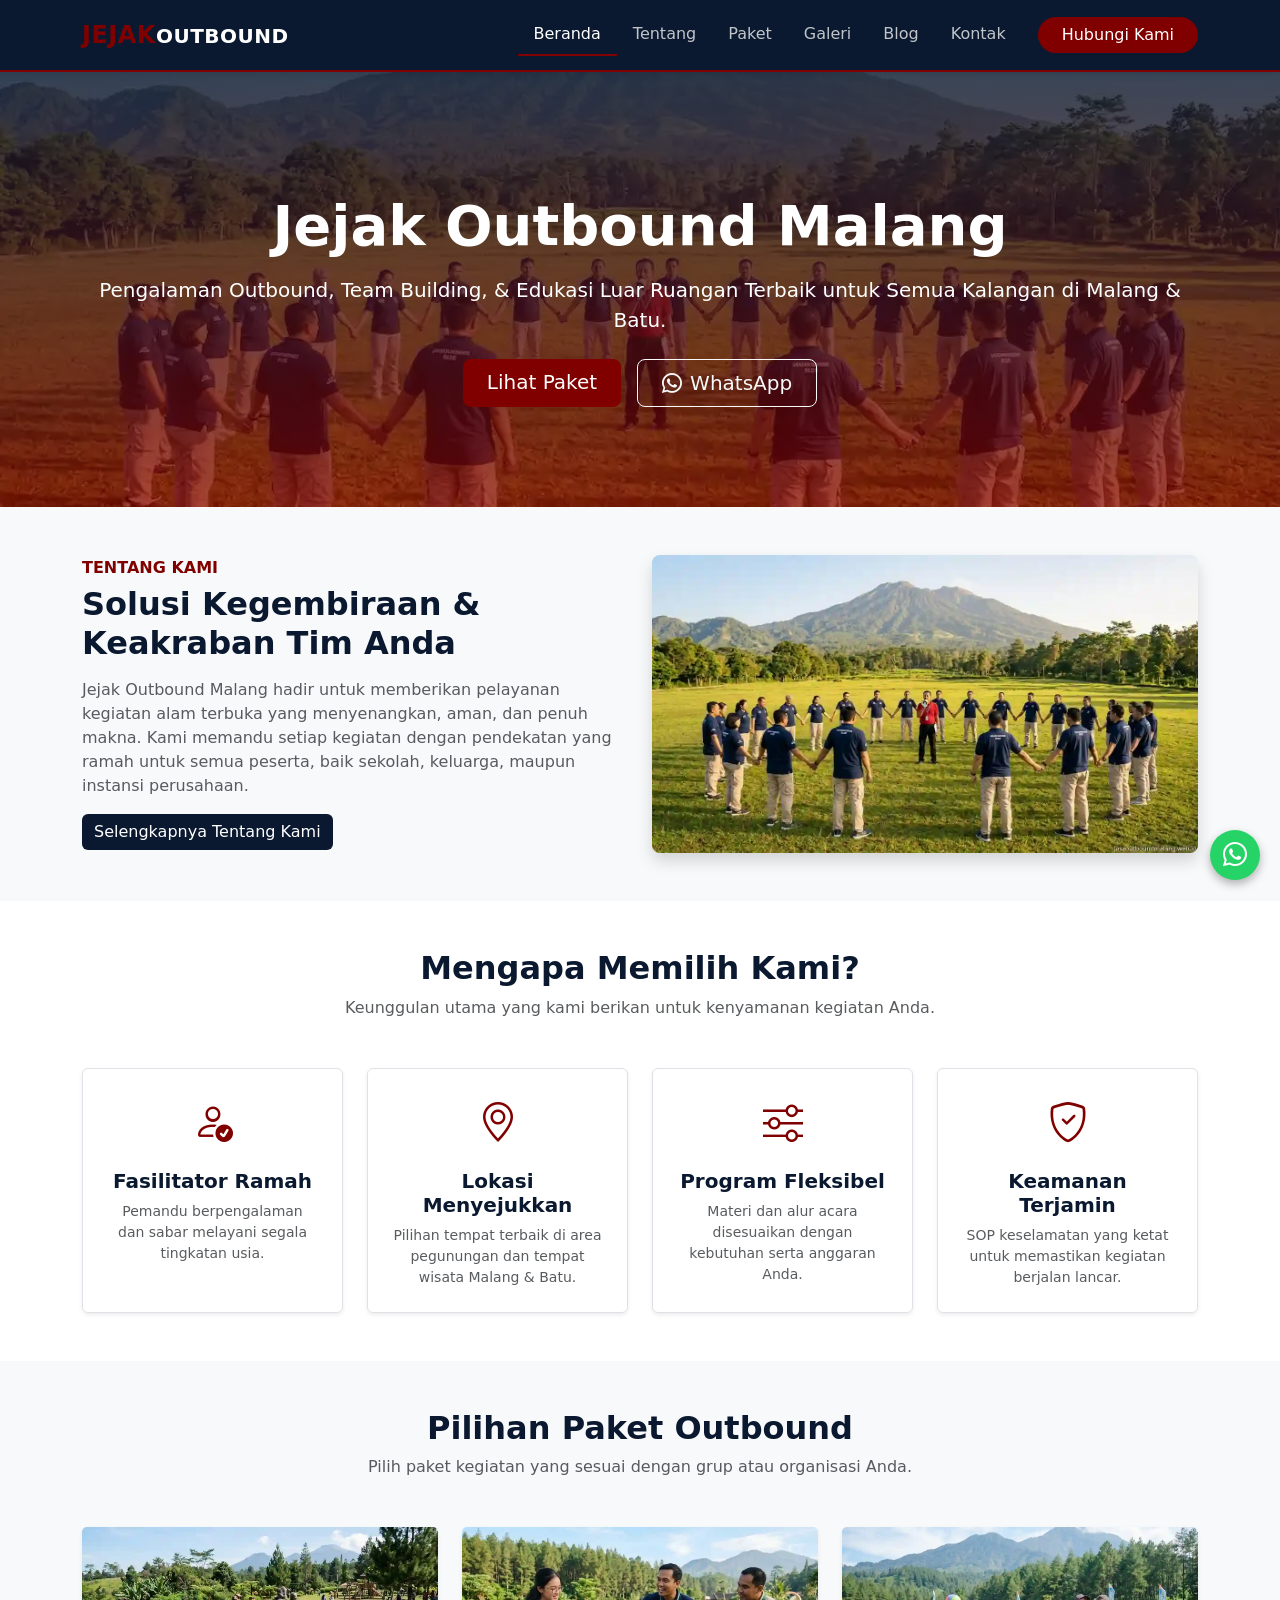
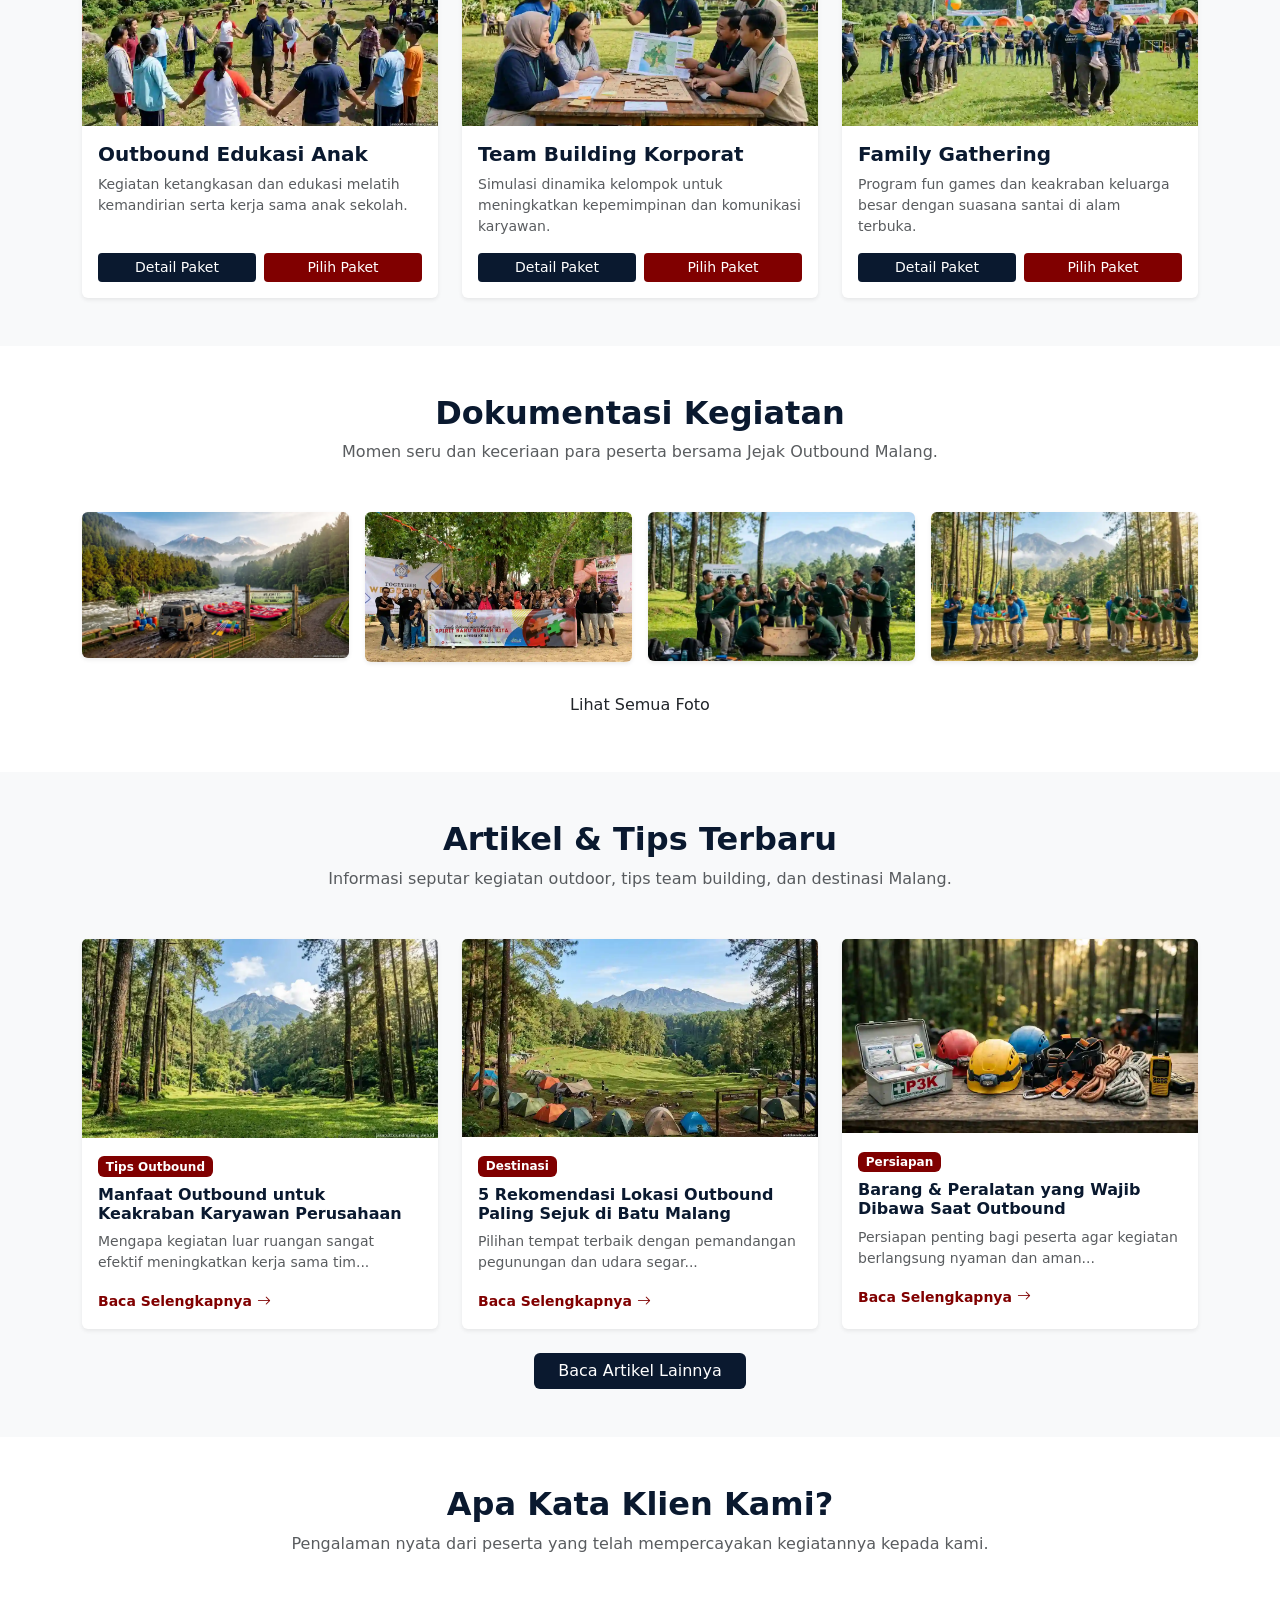
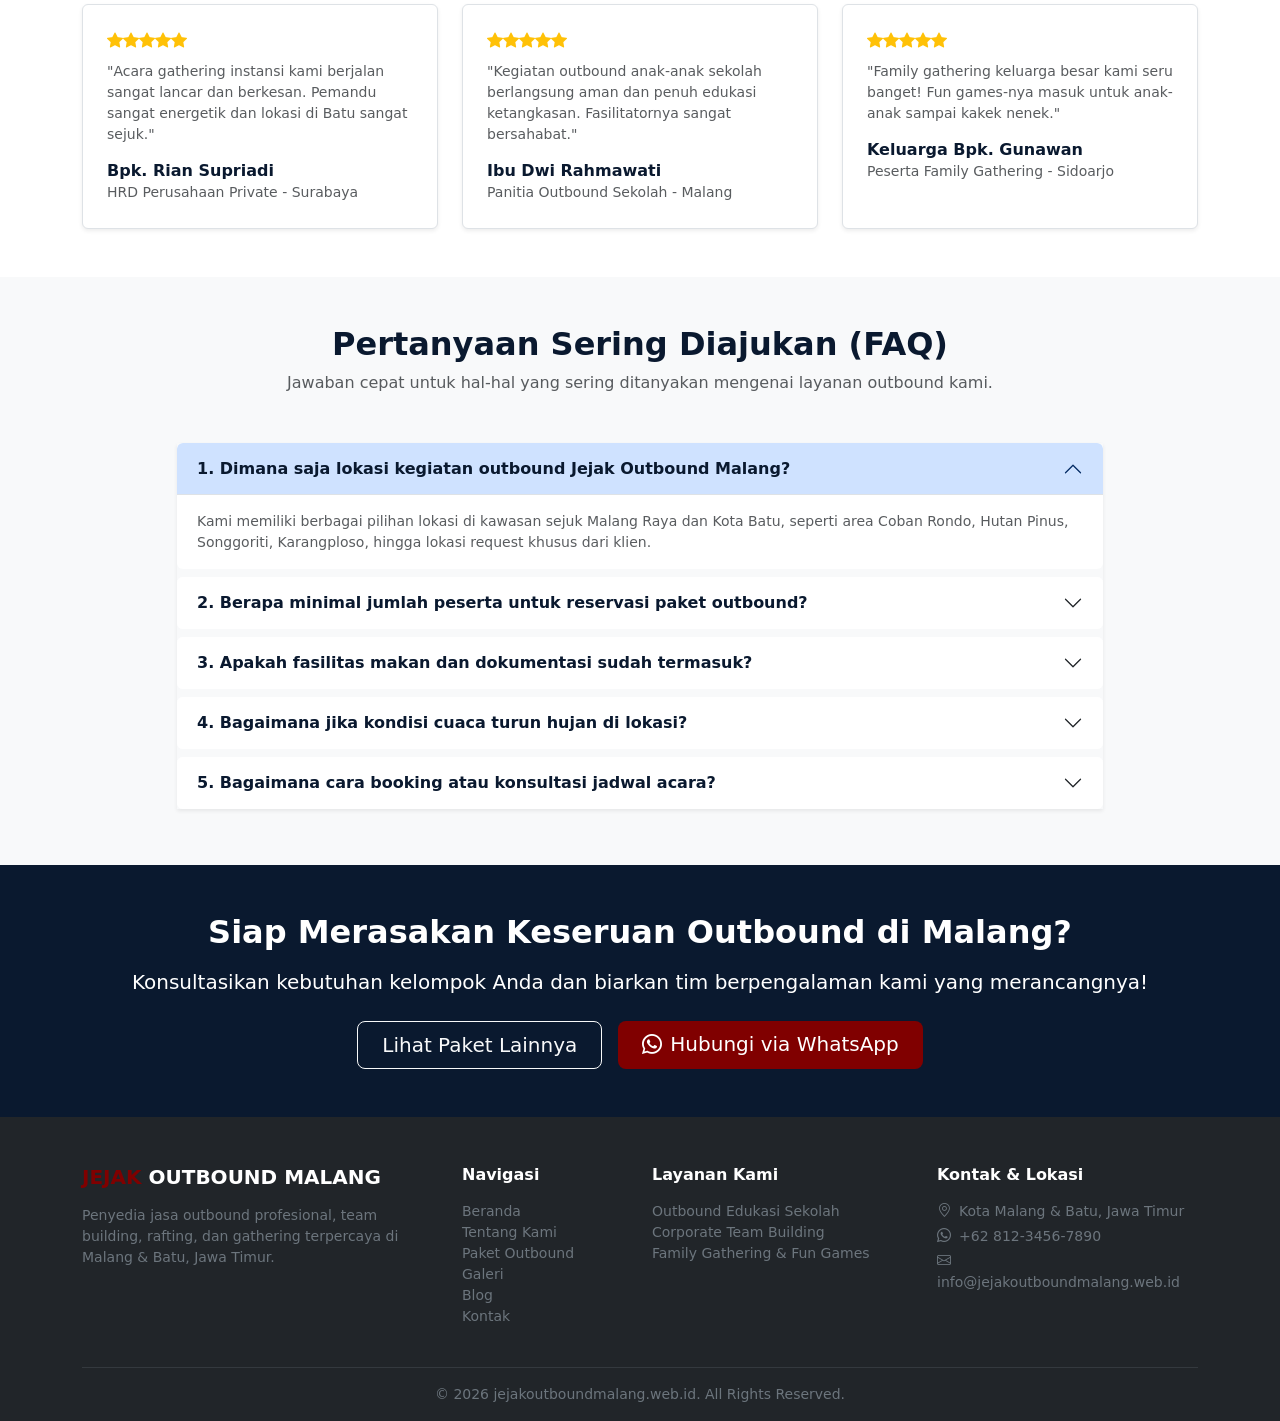
<file: index.html>
<!DOCTYPE html>
<html lang="id">
<head>
  <meta charset="UTF-8">
  <meta name="viewport" content="width=device-width, initial-scale=1.0">
  <title>Jejak Outbound Malang - Provider Outbound & Team Building Batu Malang</title>
  <meta name="description" content="Penyedia jasa outbound profesional, team building karyawan, family gathering, dan outbound anak terlengkap dan terpercaya di Malang & Batu Jawa Timur.">
  <meta name="keywords" content="outbound malang, outbound batu, team building malang, family gathering batu, provider outbound malang, paket outbound batu">
  <meta name="robots" content="index, follow">
  
  <!-- Canonical Tag Clean URL -->
  <link rel="canonical" href="https://jejakoutboundmalang.web.id/">

  <!-- Open Graph -->
  <meta property="og:type" content="website">
  <meta property="og:url" content="https://jejakoutboundmalang.web.id/">
  <meta property="og:title" content="Jejak Outbound Malang - Provider Outbound & Team Building">
  <meta property="og:description" content="Pengalaman outbound, team building, & edukasi luar ruangan terbaik untuk semua kalangan di Malang & Batu.">
  <meta property="og:image" content="https://jejakoutboundmalang.web.id/assets/img/program-outbound-batu-malang.webp">

  <!-- Twitter Card -->
  <meta name="twitter:card" content="summary_large_image">
  <meta name="twitter:title" content="Jejak Outbound Malang">
  <meta name="twitter:description" content="Penyedia jasa outbound & gathering terpercaya di Malang Raya.">
  <meta name="twitter:image" content="https://jejakoutboundmalang.web.id/assets/img/program-outbound-batu-malang.webp">

  <!-- Geolocation Meta Tags -->
  <meta name="geo.region" content="ID-JI">
  <meta name="geo.placename" content="Malang">
  <meta name="geo.position" content="-7.983908;112.621391">
  <meta name="ICBM" content="-7.983908, 112.621391">

  <!-- CSS Resources -->
  <link href="https://cdn.jsdelivr.net/npm/bootstrap@5.3.3/dist/css/bootstrap.min.css" rel="stylesheet">
  <link rel="stylesheet" href="https://cdn.jsdelivr.net/npm/bootstrap-icons@1.11.3/font/bootstrap-icons.min.css">
  <link rel="stylesheet" href="assets/css/style.css">

  <!-- Schema Markup -->
  <script type="application/ld+json">
  {
    "@context": "https://schema.org",
    "@type": "SportsActivityLocation",
    "name": "Jejak Outbound Malang",
    "image": "https://jejakoutboundmalang.web.id/assets/img/program-outbound-batu-malang.webp",
    "url": "https://jejakoutboundmalang.web.id/",
    "telephone": "+6281234567890",
    "priceRange": "$$",
    "address": {
      "@type": "PostalAddress",
      "addressLocality": "Malang",
      "addressRegion": "Jawa Timur",
      "addressCountry": "ID"
    },
    "geo": {
      "@type": "GeoCoordinates",
      "latitude": -7.983908,
      "longitude": 112.621391
    },
    "openingHoursSpecification": {
      "@type": "OpeningHoursSpecification",
      "dayOfWeek": [
        "Monday", "Tuesday", "Wednesday", "Thursday", "Friday", "Saturday", "Sunday"
      ],
      "opens": "07:00",
      "closes": "21:00"
    }
  }
  </script>
</head>
<body>

  <!-- Floating Action Buttons -->
  <div class="floating-btn-container">
    <a href="#" id="scrollTopBtn" class="float-btn btn-top-float" title="Kembali ke atas"><i class="bi bi-arrow-up-short"></i></a>
    <a href="https://wa.me/6281234567890?text=Halo%20Jejak%20Outbound%20Malang," target="_blank" class="float-btn btn-wa-float" title="Chat WhatsApp"><i class="bi bi-whatsapp"></i></a>
  </div>

  <!-- Navbar -->
  <nav class="navbar navbar-expand-lg navbar-dark bg-navy custom-navbar sticky-top shadow-sm">
    <div class="container">
      <a class="navbar-brand text-uppercase" href="index.html">
        <span class="text-maroon fs-4">Jejak</span>Outbound
      </a>
      <button class="navbar-toggler" type="button" data-bs-toggle="collapse" data-bs-target="#navbarNav">
        <span class="navbar-toggler-icon"></span>
      </button>
      <div class="collapse navbar-collapse" id="navbarNav">
        <ul class="navbar-nav ms-auto me-3 align-items-lg-center">
          <li class="nav-item"><a class="nav-link active" href="index.html">Beranda</a></li>
          <li class="nav-item"><a class="nav-link" href="tentang.html">Tentang</a></li>
          <li class="nav-item"><a class="nav-link" href="paket.html">Paket</a></li>
          <li class="nav-item"><a class="nav-link" href="galeri.html">Galeri</a></li>
          <li class="nav-item"><a class="nav-link" href="blog/index.html">Blog</a></li>
          <li class="nav-item"><a class="nav-link" href="kontak.html">Kontak</a></li>
        </ul>
        <a href="https://wa.me/6281234567890?text=Halo%20Jejak%20Outbound%20Malang," target="_blank" class="btn btn-maroon px-4 rounded-pill">Hubungi Kami</a>
      </div>
    </div>
  </nav>

  <!-- Hero Section -->
  <section class="hero-section text-center">
    <div class="container">
      <h1 class="display-4 fw-bold mb-3">Jejak Outbound Malang</h1>
      <p class="lead mb-4 max-width-700 mx-auto">Pengalaman Outbound, Team Building, & Edukasi Luar Ruangan Terbaik untuk Semua Kalangan di Malang & Batu.</p>
      <div class="d-flex justify-content-center gap-3">
        <a href="paket.html" class="btn btn-maroon btn-lg px-4">Lihat Paket</a>
        <a href="https://wa.me/6281234567890?text=Halo%20Jejak%20Outbound%20Malang," target="_blank" class="btn btn-outline-light btn-lg px-4"><i class="bi bi-whatsapp me-2"></i>WhatsApp</a>
      </div>
    </div>
  </section>

  <!-- Section Tentang Kami -->
  <section class="py-5 bg-light">
    <div class="container">
      <div class="row align-items-center">
        <div class="col-md-6 order-2 order-md-1">
          <h6 class="text-maroon fw-bold text-uppercase">Tentang Kami</h6>
          <h2 class="fw-bold text-navy mb-3">Solusi Kegembiraan & Keakraban Tim Anda</h2>
          <p class="text-muted">Jejak Outbound Malang hadir untuk memberikan pelayanan kegiatan alam terbuka yang menyenangkan, aman, dan penuh makna. Kami memandu setiap kegiatan dengan pendekatan yang ramah untuk semua peserta, baik sekolah, keluarga, maupun instansi perusahaan.</p>
          <a href="tentang.html" class="btn btn-navy">Selengkapnya Tentang Kami</a>
        </div>
        <div class="col-md-6 order-1 order-md-2 mb-4 mb-md-0">
          <img src="assets/img/program-outbound-batu-malang.webp" class="img-fluid rounded-3 shadow" alt="Program Outbound Batu Malang">
        </div>
      </div>
    </div>
  </section>

  <!-- Keunggulan -->
  <section class="py-5">
    <div class="container">
      <div class="text-center mb-5">
        <h2 class="fw-bold text-navy">Mengapa Memilih Kami?</h2>
        <p class="text-muted">Keunggulan utama yang kami berikan untuk kenyamanan kegiatan Anda.</p>
      </div>
      <div class="row g-4">
        <div class="col-md-3 text-center">
          <div class="p-4 rounded border h-100 shadow-sm">
            <i class="bi bi-person-check fs-1 text-maroon mb-3 d-block"></i>
            <h5 class="fw-bold text-navy">Fasilitator Ramah</h5>
            <p class="small text-muted mb-0">Pemandu berpengalaman dan sabar melayani segala tingkatan usia.</p>
          </div>
        </div>
        <div class="col-md-3 text-center">
          <div class="p-4 rounded border h-100 shadow-sm">
            <i class="bi bi-geo-alt fs-1 text-maroon mb-3 d-block"></i>
            <h5 class="fw-bold text-navy">Lokasi Menyejukkan</h5>
            <p class="small text-muted mb-0">Pilihan tempat terbaik di area pegunungan dan tempat wisata Malang & Batu.</p>
          </div>
        </div>
        <div class="col-md-3 text-center">
          <div class="p-4 rounded border h-100 shadow-sm">
            <i class="bi bi-sliders fs-1 text-maroon mb-3 d-block"></i>
            <h5 class="fw-bold text-navy">Program Fleksibel</h5>
            <p class="small text-muted mb-0">Materi dan alur acara disesuaikan dengan kebutuhan serta anggaran Anda.</p>
          </div>
        </div>
        <div class="col-md-3 text-center">
          <div class="p-4 rounded border h-100 shadow-sm">
            <i class="bi bi-shield-check fs-1 text-maroon mb-3 d-block"></i>
            <h5 class="fw-bold text-navy">Keamanan Terjamin</h5>
            <p class="small text-muted mb-0">SOP keselamatan yang ketat untuk memastikan kegiatan berjalan lancar.</p>
          </div>
        </div>
      </div>
    </div>
  </section>

  <!-- 3 Paket Outbound -->
  <section class="py-5 bg-light" id="paket">
    <div class="container">
      <div class="text-center mb-5">
        <h2 class="fw-bold text-navy">Pilihan Paket Outbound</h2>
        <p class="text-muted">Pilih paket kegiatan yang sesuai dengan grup atau organisasi Anda.</p>
      </div>
      <div class="row g-4">
        <!-- Paket 1 -->
        <div class="col-md-4">
          <div class="card h-100 shadow-sm border-0">
            <img src="assets/img/permainan-outbound-anak-batu.webp" class="card-img-top" alt="Outbound Anak">
            <div class="card-body d-flex flex-column">
              <h5 class="card-title fw-bold text-navy">Outbound Edukasi Anak</h5>
              <p class="card-text text-muted small">Kegiatan ketangkasan dan edukasi melatih kemandirian serta kerja sama anak sekolah.</p>
              <div class="mt-auto">
                <div class="row g-2">
                  <div class="col-6"><a href="paket-anak.html" class="btn btn-navy w-100 btn-sm">Detail Paket</a></div>
                  <div class="col-6"><a href="https://wa.me/6281234567890?text=Halo,%20saya%20tertarik%20dengan%20Paket%20Outbound%20Edukasi%20Anak" target="_blank" class="btn btn-maroon w-100 btn-sm">Pilih Paket</a></div>
                </div>
              </div>
            </div>
          </div>
        </div>
        <!-- Paket 2 -->
        <div class="col-md-4">
          <div class="card h-100 shadow-sm border-0">
            <img src="assets/img/permainan-kepemimpinan-tim.webp" class="card-img-top" alt="Team Building">
            <div class="card-body d-flex flex-column">
              <h5 class="card-title fw-bold text-navy">Team Building Korporat</h5>
              <p class="card-text text-muted small">Simulasi dinamika kelompok untuk meningkatkan kepemimpinan dan komunikasi karyawan.</p>
              <div class="mt-auto">
                <div class="row g-2">
                  <div class="col-6"><a href="paket-team-building.html" class="btn btn-navy w-100 btn-sm">Detail Paket</a></div>
                  <div class="col-6"><a href="https://wa.me/6281234567890?text=Halo,%20saya%20tertarik%20dengan%20Paket%20Team%20Building%20Korporat" target="_blank" class="btn btn-maroon w-100 btn-sm">Pilih Paket</a></div>
                </div>
              </div>
            </div>
          </div>
        </div>
        <!-- Paket 3 -->
        <div class="col-md-4">
          <div class="card h-100 shadow-sm border-0">
            <img src="assets/img/permainan-keluarga-outbound-batu.webp" class="card-img-top" alt="Family Gathering">
            <div class="card-body d-flex flex-column">
              <h5 class="card-title fw-bold text-navy">Family Gathering</h5>
              <p class="card-text text-muted small">Program fun games dan keakraban keluarga besar dengan suasana santai di alam terbuka.</p>
              <div class="mt-auto">
                <div class="row g-2">
                  <div class="col-6"><a href="paket-family-gathering.html" class="btn btn-navy w-100 btn-sm">Detail Paket</a></div>
                  <div class="col-6"><a href="https://wa.me/6281234567890?text=Halo,%20saya%20tertarik%20dengan%20Paket%20Family%20Gathering" target="_blank" class="btn btn-maroon w-100 btn-sm">Pilih Paket</a></div>
                </div>
              </div>
            </div>
          </div>
        </div>
      </div>
    </div>
  </section>

  <!-- Galeri Dokumentasi -->
  <section class="py-5">
    <div class="container">
      <div class="text-center mb-5">
        <h2 class="fw-bold text-navy">Dokumentasi Kegiatan</h2>
        <p class="text-muted">Momen seru dan keceriaan para peserta bersama Jejak Outbound Malang.</p>
      </div>
      <div class="row g-3 mb-4">
        <div class="col-6 col-md-3">
          <img src="assets/img/rekomendasi-kegiatan-outbound-adventure-rafting-jeep-malang-batu.webp" class="img-fluid rounded shadow-sm" alt="Dokumentasi 1">
        </div>
        <div class="col-6 col-md-3">
          <img src="assets/img/per-departemen-outbound-gathering.webp" class="img-fluid rounded shadow-sm" alt="Dokumentasi 2">
        </div>
        <div class="col-6 col-md-3">
          <img src="assets/img/permainan-motivasi-tim.webp" class="img-fluid rounded shadow-sm" alt="Dokumentasi 3">
        </div>
        <div class="col-6 col-md-3">
          <img src="assets/img/rekomendasi-game-outbound-team-building-seru-batu.webp" class="img-fluid rounded shadow-sm" alt="Dokumentasi 4">
        </div>
      </div>
      <div class="text-center">
        <a href="galeri.html" class="btn btn-outline-navy px-4 rounded-pill">Lihat Semua Foto</a>
      </div>
    </div>
  </section>

  <!-- Section Blog Terkini -->
  <section class="py-5 bg-light">
    <div class="container">
      <div class="text-center mb-5">
        <h2 class="fw-bold text-navy">Artikel & Tips Terbaru</h2>
        <p class="text-muted">Informasi seputar kegiatan outdoor, tips team building, dan destinasi Malang.</p>
      </div>
      <div class="row g-4 mb-4">
        <div class="col-md-4">
          <div class="card h-100 border-0 shadow-sm">
            <img src="assets/img/rekomendasi-lokasi-outbound-terfavorit-di-batu-malang.webp" class="card-img-top" alt="Artikel 1">
            <div class="card-body">
              <span class="badge bg-maroon mb-2">Tips Outbound</span>
              <h5 class="card-title fw-bold text-navy fs-6">Manfaat Outbound untuk Keakraban Karyawan Perusahaan</h5>
              <p class="card-text text-muted small">Mengapa kegiatan luar ruangan sangat efektif meningkatkan kerja sama tim...</p>
              <a href="blog/artikel-1.html" class="text-maroon fw-bold small text-decoration-none">Baca Selengkapnya <i class="bi bi-arrow-right"></i></a>
            </div>
          </div>
        </div>
        <div class="col-md-4">
          <div class="card h-100 border-0 shadow-sm">
            <img src="assets/img/rekomendasi-lokasi-outbound-terbaik-batu-malang.webp" class="card-img-top" alt="Artikel 2">
            <div class="card-body">
              <span class="badge bg-maroon mb-2">Destinasi</span>
              <h5 class="card-title fw-bold text-navy fs-6">5 Rekomendasi Lokasi Outbound Paling Sejuk di Batu Malang</h5>
              <p class="card-text text-muted small">Pilihan tempat terbaik dengan pemandangan pegunungan dan udara segar...</p>
              <a href="blog/artikel-2.html" class="text-maroon fw-bold small text-decoration-none">Baca Selengkapnya <i class="bi bi-arrow-right"></i></a>
            </div>
          </div>
        </div>
        <div class="col-md-4">
          <div class="card h-100 border-0 shadow-sm">
            <img src="assets/img/peralatan-keselamatan-outbound.webp" class="card-img-top" alt="Artikel 3">
            <div class="card-body">
              <span class="badge bg-maroon mb-2">Persiapan</span>
              <h5 class="card-title fw-bold text-navy fs-6">Barang & Peralatan yang Wajib Dibawa Saat Outbound</h5>
              <p class="card-text text-muted small">Persiapan penting bagi peserta agar kegiatan berlangsung nyaman dan aman...</p>
              <a href="blog/artikel-3.html" class="text-maroon fw-bold small text-decoration-none">Baca Selengkapnya <i class="bi bi-arrow-right"></i></a>
            </div>
          </div>
        </div>
      </div>
      <div class="text-center">
        <a href="blog/index.html" class="btn btn-navy px-4">Baca Artikel Lainnya</a>
      </div>
    </div>
  </section>

  <!-- Section Testimoni -->
  <section class="py-5">
    <div class="container">
      <div class="text-center mb-5">
        <h2 class="fw-bold text-navy">Apa Kata Klien Kami?</h2>
        <p class="text-muted">Pengalaman nyata dari peserta yang telah mempercayakan kegiatannya kepada kami.</p>
      </div>
      <div class="row g-4">
        <div class="col-md-4">
          <div class="p-4 rounded border bg-white h-100 shadow-sm">
            <div class="text-warning mb-2">
              <i class="bi bi-star-fill"></i><i class="bi bi-star-fill"></i><i class="bi bi-star-fill"></i><i class="bi bi-star-fill"></i><i class="bi bi-star-fill"></i>
            </div>
            <p class="text-muted small mb-3">"Acara gathering instansi kami berjalan sangat lancar dan berkesan. Pemandu sangat energetik dan lokasi di Batu sangat sejuk."</p>
            <h6 class="fw-bold text-navy mb-0">Bpk. Rian Supriadi</h6>
            <small class="text-muted">HRD Perusahaan Private - Surabaya</small>
          </div>
        </div>
        <div class="col-md-4">
          <div class="p-4 rounded border bg-white h-100 shadow-sm">
            <div class="text-warning mb-2">
              <i class="bi bi-star-fill"></i><i class="bi bi-star-fill"></i><i class="bi bi-star-fill"></i><i class="bi bi-star-fill"></i><i class="bi bi-star-fill"></i>
            </div>
            <p class="text-muted small mb-3">"Kegiatan outbound anak-anak sekolah berlangsung aman dan penuh edukasi ketangkasan. Fasilitatornya sangat bersahabat."</p>
            <h6 class="fw-bold text-navy mb-0">Ibu Dwi Rahmawati</h6>
            <small class="text-muted">Panitia Outbound Sekolah - Malang</small>
          </div>
        </div>
        <div class="col-md-4">
          <div class="p-4 rounded border bg-white h-100 shadow-sm">
            <div class="text-warning mb-2">
              <i class="bi bi-star-fill"></i><i class="bi bi-star-fill"></i><i class="bi bi-star-fill"></i><i class="bi bi-star-fill"></i><i class="bi bi-star-fill"></i>
            </div>
            <p class="text-muted small mb-3">"Family gathering keluarga besar kami seru banget! Fun games-nya masuk untuk anak-anak sampai kakek nenek."</p>
            <h6 class="fw-bold text-navy mb-0">Keluarga Bpk. Gunawan</h6>
            <small class="text-muted">Peserta Family Gathering - Sidoarjo</small>
          </div>
        </div>
      </div>
    </div>
  </section>

  <!-- Section FAQ -->
  <section class="py-5 bg-light">
    <div class="container">
      <div class="text-center mb-5">
        <h2 class="fw-bold text-navy">Pertanyaan Sering Diajukan (FAQ)</h2>
        <p class="text-muted">Jawaban cepat untuk hal-hal yang sering ditanyakan mengenai layanan outbound kami.</p>
      </div>
      <div class="row justify-content-center">
        <div class="col-md-10">
          <div class="accordion shadow-sm" id="faqAccordion">
            <div class="accordion-item border-0 mb-2 rounded overflow-hidden">
              <h2 class="accordion-header" id="faqHeading1">
                <button class="accordion-button fw-bold text-navy" type="button" data-bs-toggle="collapse" data-bs-target="#faq1">
                  1. Dimana saja lokasi kegiatan outbound Jejak Outbound Malang?
                </button>
              </h2>
              <div id="faq1" class="accordion-collapse collapse show" data-bs-parent="#faqAccordion">
                <div class="accordion-body text-muted small">
                  Kami memiliki berbagai pilihan lokasi di kawasan sejuk Malang Raya dan Kota Batu, seperti area Coban Rondo, Hutan Pinus, Songgoriti, Karangploso, hingga lokasi request khusus dari klien.
                </div>
              </div>
            </div>
            <div class="accordion-item border-0 mb-2 rounded overflow-hidden">
              <h2 class="accordion-header" id="faqHeading2">
                <button class="accordion-button collapsed fw-bold text-navy" type="button" data-bs-toggle="collapse" data-bs-target="#faq2">
                  2. Berapa minimal jumlah peserta untuk reservasi paket outbound?
                </button>
              </h2>
              <div id="faq2" class="accordion-collapse collapse" data-bs-parent="#faqAccordion">
                <div class="accordion-body text-muted small">
                  Paket outbound kami fleksibel mulai dari kelompok kecil (family gathering min. 15-20 orang) hingga kelompok skala besar (perusahaan/sekolah ratusan peserta).
                </div>
              </div>
            </div>
            <div class="accordion-item border-0 mb-2 rounded overflow-hidden">
              <h2 class="accordion-header" id="faqHeading3">
                <button class="accordion-button collapsed fw-bold text-navy" type="button" data-bs-toggle="collapse" data-bs-target="#faq3">
                  3. Apakah fasilitas makan dan dokumentasi sudah termasuk?
                </button>
              </h2>
              <div id="faq3" class="accordion-collapse collapse" data-bs-parent="#faqAccordion">
                <div class="accordion-body text-muted small">
                  Ya, setiap paket pilihan dapat disesuaikan mencakup katering prasmanan/snack, dokumentasi foto/video, peralatan games standar safety, banner acara, serta fasilitator ramah.
                </div>
              </div>
            </div>
            <div class="accordion-item border-0 mb-2 rounded overflow-hidden">
              <h2 class="accordion-header" id="faqHeading4">
                <button class="accordion-button collapsed fw-bold text-navy" type="button" data-bs-toggle="collapse" data-bs-target="#faq4">
                  4. Bagaimana jika kondisi cuaca turun hujan di lokasi?
                </button>
              </h2>
              <div id="faq4" class="accordion-collapse collapse" data-bs-parent="#faqAccordion">
                <div class="accordion-body text-muted small">
                  Tim kami telah menyiapkan Standard Operating Procedure (SOP) cuaca hujan dengan penyediaan jas hujan, opsi wahana indoor/aula berteduh, atau penyesuaian alur game indoor dinamis.
                </div>
              </div>
            </div>
            <div class="accordion-item border-0 mb-2 rounded overflow-hidden">
              <h2 class="accordion-header" id="faqHeading5">
                <button class="accordion-button collapsed fw-bold text-navy" type="button" data-bs-toggle="collapse" data-bs-target="#faq5">
                  5. Bagaimana cara booking atau konsultasi jadwal acara?
                </button>
              </h2>
              <div id="faq5" class="accordion-collapse collapse" data-bs-parent="#faqAccordion">
                <div class="accordion-body text-muted small">
                  Anda cukup mengklik tombol "Hubungi via WhatsApp" pada website ini. Tim admin kami siap melayani diskusi tanggal, konsep acara, hingga penyesuaian anggaran secara efisien.
                </div>
              </div>
            </div>
          </div>
        </div>
      </div>
    </div>
  </section>

  <!-- CTA Khusus -->
  <section class="py-5 bg-navy text-white text-center">
    <div class="container">
      <h2 class="fw-bold mb-3">Siap Merasakan Keseruan Outbound di Malang?</h2>
      <p class="lead mb-4 max-width-700 mx-auto">Konsultasikan kebutuhan kelompok Anda dan biarkan tim berpengalaman kami yang merancangnya!</p>
      <div class="d-flex justify-content-center gap-3">
        <a href="paket.html" class="btn btn-outline-light btn-lg px-4">Lihat Paket Lainnya</a>
        <a href="https://wa.me/6281234567890?text=Halo%20Jejak%20Outbound%20Malang," target="_blank" class="btn btn-maroon btn-lg px-4"><i class="bi bi-whatsapp me-2"></i>Hubungi via WhatsApp</a>
      </div>
    </div>
  </section>

  <!-- Footer Profesional -->
  <footer class="bg-dark text-white pt-5 pb-3">
    <div class="container">
      <div class="row g-4 mb-4">
        <div class="col-md-4">
          <h5 class="fw-bold text-uppercase mb-3"><span class="text-maroon">Jejak</span> Outbound Malang</h5>
          <p class="small text-secondary">Penyedia jasa outbound profesional, team building, rafting, dan gathering terpercaya di Malang & Batu, Jawa Timur.</p>
        </div>
        <div class="col-md-2">
          <h6 class="fw-bold mb-3">Navigasi</h6>
          <ul class="list-unstyled small">
            <li><a href="index.html" class="text-secondary text-decoration-none">Beranda</a></li>
            <li><a href="tentang.html" class="text-secondary text-decoration-none">Tentang Kami</a></li>
            <li><a href="paket.html" class="text-secondary text-decoration-none">Paket Outbound</a></li>
            <li><a href="galeri.html" class="text-secondary text-decoration-none">Galeri</a></li>
            <li><a href="blog/index.html" class="text-secondary text-decoration-none">Blog</a></li>
            <li><a href="kontak.html" class="text-secondary text-decoration-none">Kontak</a></li>
          </ul>
        </div>
        <div class="col-md-3">
          <h6 class="fw-bold mb-3">Layanan Kami</h6>
          <ul class="list-unstyled small text-secondary">
            <li>Outbound Edukasi Sekolah</li>
            <li>Corporate Team Building</li>
            <li>Family Gathering & Fun Games</li>
          </ul>
        </div>
        <div class="col-md-3">
          <h6 class="fw-bold mb-3">Kontak & Lokasi</h6>
          <p class="small text-secondary mb-1"><i class="bi bi-geo-alt me-2"></i>Kota Malang & Batu, Jawa Timur</p>
          <p class="small text-secondary mb-1"><i class="bi bi-whatsapp me-2"></i>+62 812-3456-7890</p>
          <p class="small text-secondary"><i class="bi bi-envelope me-2"></i>info@jejakoutboundmalang.web.id</p>
        </div>
      </div>
      <hr class="border-secondary">
      <div class="text-center small text-secondary">&copy; 2026 jejakoutboundmalang.web.id. All Rights Reserved.</div>
    </div>
  </footer>

  <script src="https://cdn.jsdelivr.net/npm/bootstrap@5.3.3/dist/js/bootstrap.bundle.min.js"></script>
  <script src="assets/js/main.js"></script>
</body>
</html>
</file>
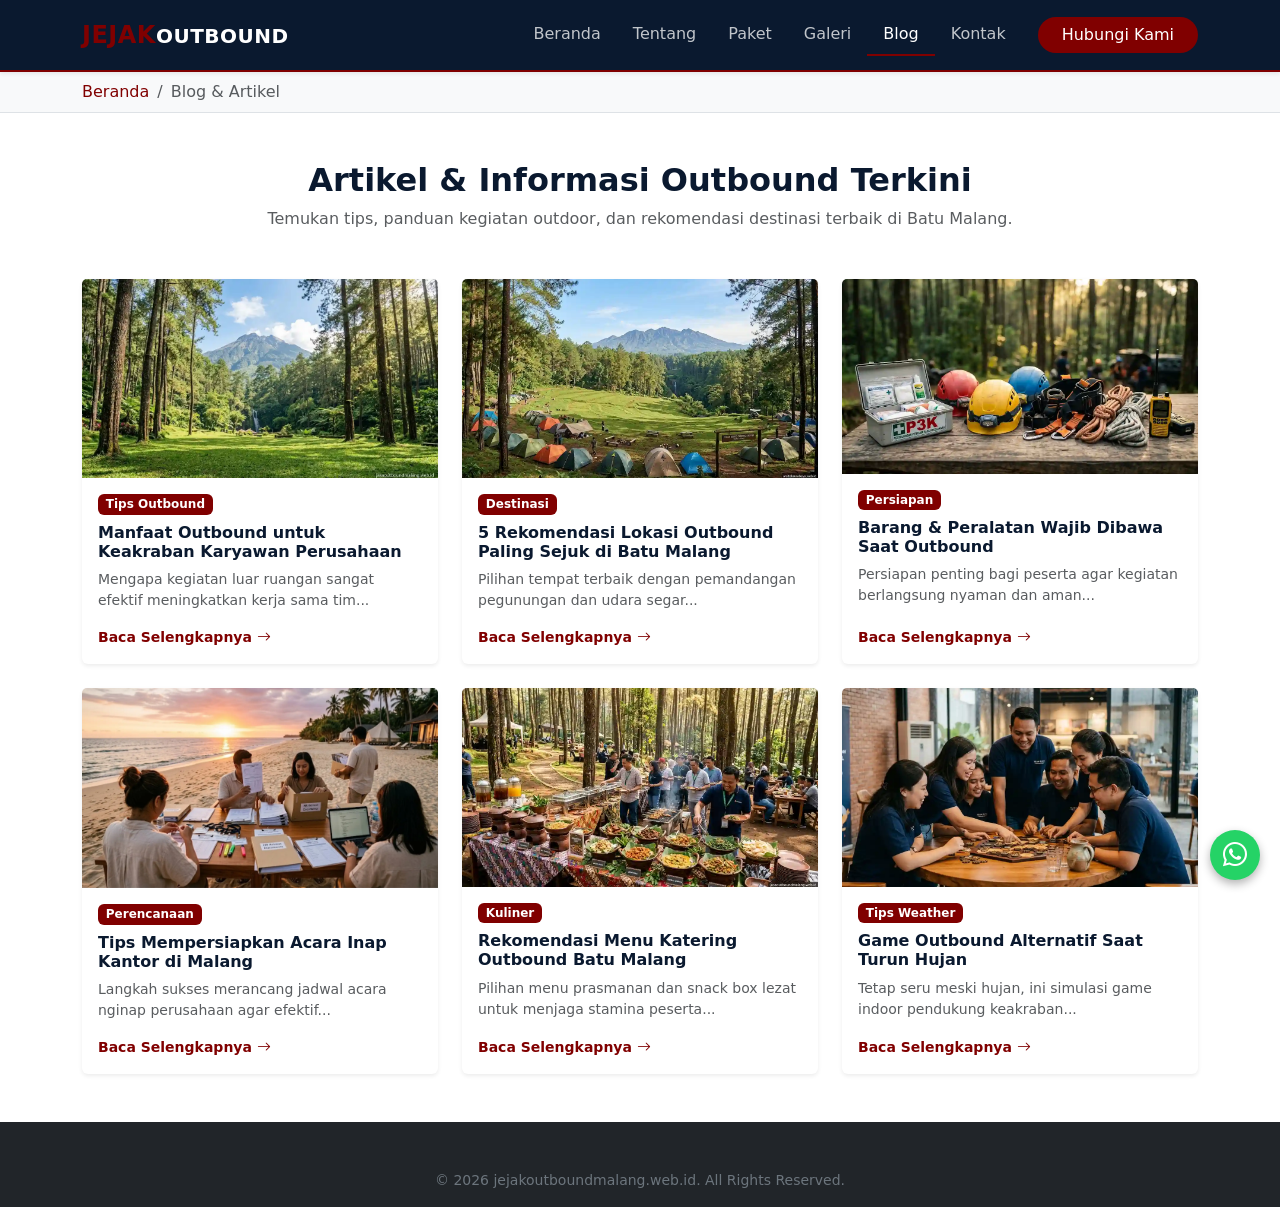
<file: blog/index.html>
<!DOCTYPE html>
<html lang="id">
<head>
  <meta charset="UTF-8">
  <meta name="viewport" content="width=device-width, initial-scale=1.0">
  <title>Blog & Artikel Outbound - Jejak Outbound Malang</title>
  <link href="https://cdn.jsdelivr.net/npm/bootstrap@5.3.3/dist/css/bootstrap.min.css" rel="stylesheet">
  <link rel="stylesheet" href="https://cdn.jsdelivr.net/npm/bootstrap-icons@1.11.3/font/bootstrap-icons.min.css">
  <link rel="stylesheet" href="../assets/css/style.css">
</head>
<body>

  <!-- Floating Buttons -->
  <div class="floating-btn-container">
    <a href="#" id="scrollTopBtn" class="float-btn btn-top-float" title="Kembali ke atas"><i class="bi bi-arrow-up-short"></i></a>
    <a href="https://wa.me/6281234567890?text=Halo%20Jejak%20Outbound%20Malang," target="_blank" class="float-btn btn-wa-float"><i class="bi bi-whatsapp"></i></a>
  </div>

  <!-- Navbar -->
  <nav class="navbar navbar-expand-lg navbar-dark custom-navbar sticky-top shadow-sm">
    <div class="container">
      <a class="navbar-brand text-uppercase" href="../index.html">
        <span class="text-maroon fs-4">Jejak</span>Outbound
      </a>
      <button class="navbar-toggler" type="button" data-bs-toggle="collapse" data-bs-target="#navbarNav">
        <span class="navbar-toggler-icon"></span>
      </button>
      <div class="collapse navbar-collapse" id="navbarNav">
        <ul class="navbar-nav ms-auto me-3 align-items-lg-center">
          <li class="nav-item"><a class="nav-link" href="../index.html">Beranda</a></li>
          <li class="nav-item"><a class="nav-link" href="../tentang.html">Tentang</a></li>
          <li class="nav-item"><a class="nav-link" href="../paket.html">Paket</a></li>
          <li class="nav-item"><a class="nav-link" href="../galeri.html">Galeri</a></li>
          <li class="nav-item"><a class="nav-link active" href="index.html">Blog</a></li>
          <li class="nav-item"><a class="nav-link" href="../kontak.html">Kontak</a></li>
        </ul>
        <a href="https://wa.me/6281234567890?text=Halo%20Jejak%20Outbound%20Malang," target="_blank" class="btn btn-maroon px-4 rounded-pill">Hubungi Kami</a>
      </div>
    </div>
  </nav>

  <!-- Breadcrumb -->
  <div class="bg-light py-2 border-bottom">
    <div class="container">
      <nav aria-label="breadcrumb">
        <ol class="breadcrumb mb-0 small">
          <li class="breadcrumb-item"><a href="../index.html" class="text-maroon text-decoration-none">Beranda</a></li>
          <li class="breadcrumb-item active" aria-current="page">Blog & Artikel</li>
        </ol>
      </nav>
    </div>
  </div>

  <!-- Daftar Artikel Blog -->
  <section class="py-5">
    <div class="container">
      <div class="text-center mb-5">
        <h2 class="fw-bold text-navy">Artikel & Informasi Outbound Terkini</h2>
        <p class="text-muted">Temukan tips, panduan kegiatan outdoor, dan rekomendasi destinasi terbaik di Batu Malang.</p>
      </div>

      <div class="row g-4">
        <!-- Artikel 1: Terhubung langsung ke artikel manfaat outbound -->
        <div class="col-md-4">
          <div class="card h-100 border-0 shadow-sm">
            <a href="../blog/manfaat-outbound-keakraban-karyawan-perusahaan.html">
              <img src="../assets/img/rekomendasi-lokasi-outbound-terfavorit-di-batu-malang.webp" class="card-img-top" alt="Manfaat Outbound untuk Keakraban Karyawan Perusahaan">
            </a>
            <div class="card-body d-flex flex-column">
              <span class="badge bg-maroon mb-2 w-auto me-auto">Tips Outbound</span>
              <h5 class="card-title fw-bold text-navy fs-6">
                <a href="../blog/manfaat-outbound-keakraban-karyawan-perusahaan.html" class="text-navy text-decoration-none">Manfaat Outbound untuk Keakraban Karyawan Perusahaan</a>
              </h5>
              <p class="card-text text-muted small">Mengapa kegiatan luar ruangan sangat efektif meningkatkan kerja sama tim...</p>
              <a href="../blog/manfaat-outbound-keakraban-karyawan-perusahaan.html" class="text-maroon fw-bold small text-decoration-none mt-auto">Baca Selengkapnya <i class="bi bi-arrow-right"></i></a>
            </div>
          </div>
        </div>

        <div class="col-md-4">
          <div class="card h-100 border-0 shadow-sm">
            <img src="../assets/img/rekomendasi-lokasi-outbound-terbaik-batu-malang.webp" class="card-img-top" alt="Artikel 2">
            <div class="card-body d-flex flex-column">
              <span class="badge bg-maroon mb-2 w-auto me-auto">Destinasi</span>
              <h5 class="card-title fw-bold text-navy fs-6">5 Rekomendasi Lokasi Outbound Paling Sejuk di Batu Malang</h5>
              <p class="card-text text-muted small">Pilihan tempat terbaik dengan pemandangan pegunungan dan udara segar...</p>
              <a href="artikel-2.html" class="text-maroon fw-bold small text-decoration-none mt-auto">Baca Selengkapnya <i class="bi bi-arrow-right"></i></a>
            </div>
          </div>
        </div>

        <div class="col-md-4">
          <div class="card h-100 border-0 shadow-sm">
            <img src="../assets/img/peralatan-keselamatan-outbound.webp" class="card-img-top" alt="Artikel 3">
            <div class="card-body d-flex flex-column">
              <span class="badge bg-maroon mb-2 w-auto me-auto">Persiapan</span>
              <h5 class="card-title fw-bold text-navy fs-6">Barang & Peralatan Wajib Dibawa Saat Outbound</h5>
              <p class="card-text text-muted small">Persiapan penting bagi peserta agar kegiatan berlangsung nyaman dan aman...</p>
              <a href="artikel-3.html" class="text-maroon fw-bold small text-decoration-none mt-auto">Baca Selengkapnya <i class="bi bi-arrow-right"></i></a>
            </div>
          </div>
        </div>

        <div class="col-md-4">
          <div class="card h-100 border-0 shadow-sm">
            <img src="../assets/img/persiapan-kantor-acara-nginap-pantai.webp" class="card-img-top" alt="Artikel 4">
            <div class="card-body d-flex flex-column">
              <span class="badge bg-maroon mb-2 w-auto me-auto">Perencanaan</span>
              <h5 class="card-title fw-bold text-navy fs-6">Tips Mempersiapkan Acara Inap Kantor di Malang</h5>
              <p class="card-text text-muted small">Langkah sukses merancang jadwal acara nginap perusahaan agar efektif...</p>
              <a href="artikel-4.html" class="text-maroon fw-bold small text-decoration-none mt-auto">Baca Selengkapnya <i class="bi bi-arrow-right"></i></a>
            </div>
          </div>
        </div>

        <div class="col-md-4">
          <div class="card h-100 border-0 shadow-sm">
            <img src="../assets/img/rekomendasi-menu-katering-outbound-malang-batu.webp" class="card-img-top" alt="Artikel 5">
            <div class="card-body d-flex flex-column">
              <span class="badge bg-maroon mb-2 w-auto me-auto">Kuliner</span>
              <h5 class="card-title fw-bold text-navy fs-6">Rekomendasi Menu Katering Outbound Batu Malang</h5>
              <p class="card-text text-muted small">Pilihan menu prasmanan dan snack box lezat untuk menjaga stamina peserta...</p>
              <a href="artikel-5.html" class="text-maroon fw-bold small text-decoration-none mt-auto">Baca Selengkapnya <i class="bi bi-arrow-right"></i></a>
            </div>
          </div>
        </div>

        <div class="col-md-4">
          <div class="card h-100 border-0 shadow-sm">
            <img src="../assets/img/permainan-saat-hujan-outbound.webp" class="card-img-top" alt="Artikel 6">
            <div class="card-body d-flex flex-column">
              <span class="badge bg-maroon mb-2 w-auto me-auto">Tips Weather</span>
              <h5 class="card-title fw-bold text-navy fs-6">Game Outbound Alternatif Saat Turun Hujan</h5>
              <p class="card-text text-muted small">Tetap seru meski hujan, ini simulasi game indoor pendukung keakraban...</p>
              <a href="artikel-6.html" class="text-maroon fw-bold small text-decoration-none mt-auto">Baca Selengkapnya <i class="bi bi-arrow-right"></i></a>
            </div>
          </div>
        </div>
      </div>
    </div>
  </section>

  <!-- Footer -->
  <footer class="bg-dark text-white pt-5 pb-3">
    <div class="container text-center small text-secondary">&copy; 2026 jejakoutboundmalang.web.id. All Rights Reserved.</div>
  </footer>

  <script src="https://cdn.jsdelivr.net/npm/bootstrap@5.3.3/dist/js/bootstrap.bundle.min.js"></script>
  <script src="../assets/js/main.js"></script>
</body>
</html>
</file>
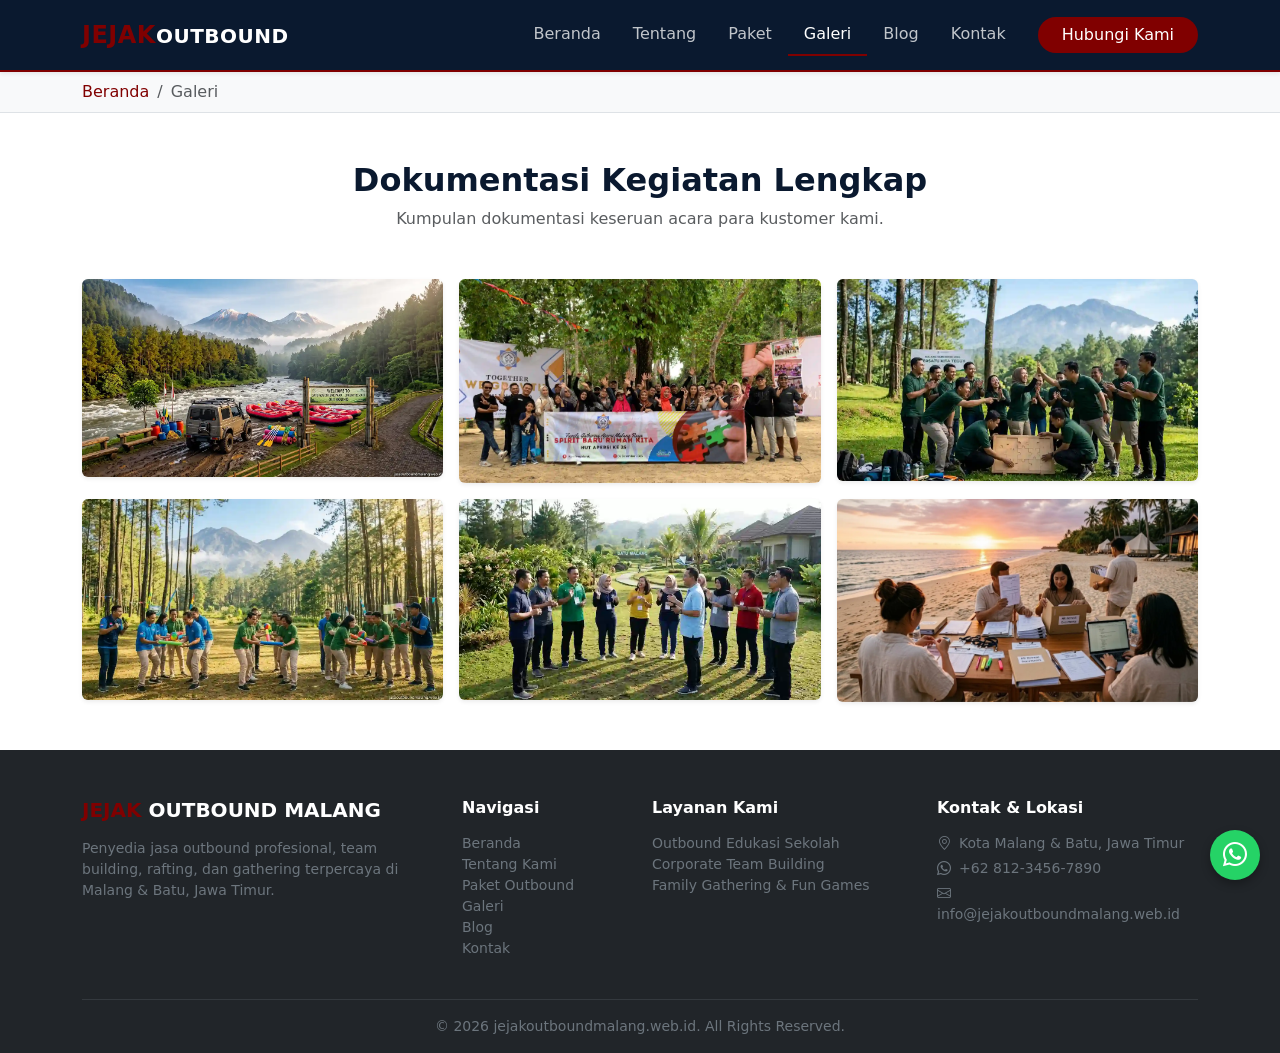
<file: galeri.html>
<!DOCTYPE html>
<html lang="id">
<head>
  <meta charset="UTF-8">
  <meta name="viewport" content="width=device-width, initial-scale=1.0">
  <title>Galeri Dokumentasi - Jejak Outbound Malang</title>
  <meta name="description" content="Dokumentasi foto kegiatan outbound, rafting, dan team building seru bersama Jejak Outbound Malang.">
  <meta name="keywords" content="foto outbound malang, dokumentasi outbound batu, kegiatan outdoor batu">
  <meta name="robots" content="index, follow">
  
  <!-- Canonical Clean URL -->
  <link rel="canonical" href="https://jejakoutboundmalang.web.id/galeri">

  <!-- Open Graph -->
  <meta property="og:type" content="website">
  <meta property="og:url" content="https://jejakoutboundmalang.web.id/galeri">
  <meta property="og:title" content="Galeri Dokumentasi - Jejak Outbound Malang">
  <meta property="og:description" content="Kumpulan keseruan dan momen keakraban para peserta outbound di Malang & Batu.">
  <meta property="og:image" content="https://jejakoutboundmalang.web.id/assets/img/rekomendasi-kegiatan-outbound-adventure-rafting-jeep-malang-batu.webp">

  <!-- CSS Resources -->
  <link href="https://cdn.jsdelivr.net/npm/bootstrap@5.3.3/dist/css/bootstrap.min.css" rel="stylesheet">
  <link rel="stylesheet" href="https://cdn.jsdelivr.net/npm/bootstrap-icons@1.11.3/font/bootstrap-icons.min.css">
  <link rel="stylesheet" href="assets/css/style.css">
</head>
<body>

  <div class="floating-btn-container">
    <a href="#" id="scrollTopBtn" class="float-btn btn-top-float"><i class="bi bi-arrow-up-short"></i></a>
    <a href="https://wa.me/6281234567890?text=Halo%20Jejak%20Outbound%20Malang," target="_blank" class="float-btn btn-wa-float"><i class="bi bi-whatsapp"></i></a>
  </div>

  <!-- Navbar Seragam -->
  <nav class="navbar navbar-expand-lg navbar-dark bg-navy custom-navbar sticky-top shadow-sm">
    <div class="container">
      <a class="navbar-brand text-uppercase" href="index.html">
        <span class="text-maroon fs-4">Jejak</span>Outbound
      </a>
      <button class="navbar-toggler" type="button" data-bs-toggle="collapse" data-bs-target="#navbarNav">
        <span class="navbar-toggler-icon"></span>
      </button>
      <div class="collapse navbar-collapse" id="navbarNav">
        <ul class="navbar-nav ms-auto me-3 align-items-lg-center">
          <li class="nav-item"><a class="nav-link" href="index.html">Beranda</a></li>
          <li class="nav-item"><a class="nav-link" href="tentang.html">Tentang</a></li>
          <li class="nav-item"><a class="nav-link" href="paket.html">Paket</a></li>
          <li class="nav-item"><a class="nav-link active" href="galeri.html">Galeri</a></li>
          <li class="nav-item"><a class="nav-link" href="blog/index.html">Blog</a></li>
          <li class="nav-item"><a class="nav-link" href="kontak.html">Kontak</a></li>
        </ul>
        <a href="https://wa.me/6281234567890?text=Halo%20Jejak%20Outbound%20Malang," target="_blank" class="btn btn-maroon px-4 rounded-pill">Hubungi Kami</a>
      </div>
    </div>
  </nav>

  <!-- Breadcrumb -->
  <div class="bg-light py-2 border-bottom">
    <div class="container">
      <nav aria-label="breadcrumb">
        <ol class="breadcrumb mb-0 small">
          <li class="breadcrumb-item"><a href="index.html" class="text-maroon text-decoration-none">Beranda</a></li>
          <li class="breadcrumb-item active" aria-current="page">Galeri</li>
        </ol>
      </nav>
    </div>
  </div>

  <section class="py-5">
    <div class="container">
      <div class="text-center mb-5">
        <h2 class="fw-bold text-navy">Dokumentasi Kegiatan Lengkap</h2>
        <p class="text-muted">Kumpulan dokumentasi keseruan acara para kustomer kami.</p>
      </div>

      <div class="row g-3">
        <div class="col-6 col-md-4">
          <img src="assets/img/rekomendasi-kegiatan-outbound-adventure-rafting-jeep-malang-batu.webp" class="img-fluid rounded shadow-sm" alt="Outbound Adventure Rafting">
        </div>
        <div class="col-6 col-md-4">
          <img src="assets/img/per-departemen-outbound-gathering.webp" class="img-fluid rounded shadow-sm" alt="Outbound Departemen Gathering">
        </div>
        <div class="col-6 col-md-4">
          <img src="assets/img/permainan-motivasi-tim.webp" class="img-fluid rounded shadow-sm" alt="Permainan Motivasi Tim">
        </div>
        <div class="col-6 col-md-4">
          <img src="assets/img/rekomendasi-game-outbound-team-building-seru-batu.webp" class="img-fluid rounded shadow-sm" alt="Game Outbound Seru">
        </div>
        <div class="col-6 col-md-4">
          <img src="assets/img/permainan-perkenalan-karyawan-baru.webp" class="img-fluid rounded shadow-sm" alt="Game Perkenalan Karyawan Baru">
        </div>
        <div class="col-6 col-md-4">
          <img src="assets/img/persiapan-kantor-acara-nginap-pantai.webp" class="img-fluid rounded shadow-sm" alt="Acara Inap Kantor Outbound">
        </div>
      </div>
    </div>
  </section>

  <!-- Footer Profesional -->
  <footer class="bg-dark text-white pt-5 pb-3">
    <div class="container">
      <div class="row g-4 mb-4">
        <div class="col-md-4">
          <h5 class="fw-bold text-uppercase mb-3"><span class="text-maroon">Jejak</span> Outbound Malang</h5>
          <p class="small text-secondary">Penyedia jasa outbound profesional, team building, rafting, dan gathering terpercaya di Malang & Batu, Jawa Timur.</p>
        </div>
        <div class="col-md-2">
          <h6 class="fw-bold mb-3">Navigasi</h6>
          <ul class="list-unstyled small">
            <li><a href="index.html" class="text-secondary text-decoration-none">Beranda</a></li>
            <li><a href="tentang.html" class="text-secondary text-decoration-none">Tentang Kami</a></li>
            <li><a href="paket.html" class="text-secondary text-decoration-none">Paket Outbound</a></li>
            <li><a href="galeri.html" class="text-secondary text-decoration-none">Galeri</a></li>
            <li><a href="blog/index.html" class="text-secondary text-decoration-none">Blog</a></li>
            <li><a href="kontak.html" class="text-secondary text-decoration-none">Kontak</a></li>
          </ul>
        </div>
        <div class="col-md-3">
          <h6 class="fw-bold mb-3">Layanan Kami</h6>
          <ul class="list-unstyled small text-secondary">
            <li>Outbound Edukasi Sekolah</li>
            <li>Corporate Team Building</li>
            <li>Family Gathering & Fun Games</li>
          </ul>
        </div>
        <div class="col-md-3">
          <h6 class="fw-bold mb-3">Kontak & Lokasi</h6>
          <p class="small text-secondary mb-1"><i class="bi bi-geo-alt me-2"></i>Kota Malang & Batu, Jawa Timur</p>
          <p class="small text-secondary mb-1"><i class="bi bi-whatsapp me-2"></i>+62 812-3456-7890</p>
          <p class="small text-secondary"><i class="bi bi-envelope me-2"></i>info@jejakoutboundmalang.web.id</p>
        </div>
      </div>
      <hr class="border-secondary">
      <div class="text-center small text-secondary">&copy; 2026 jejakoutboundmalang.web.id. All Rights Reserved.</div>
    </div>
  </footer>

  <script src="https://cdn.jsdelivr.net/npm/bootstrap@5.3.3/dist/js/bootstrap.bundle.min.js"></script>
  <script src="assets/js/main.js"></script>
</body>
</html>
</file>
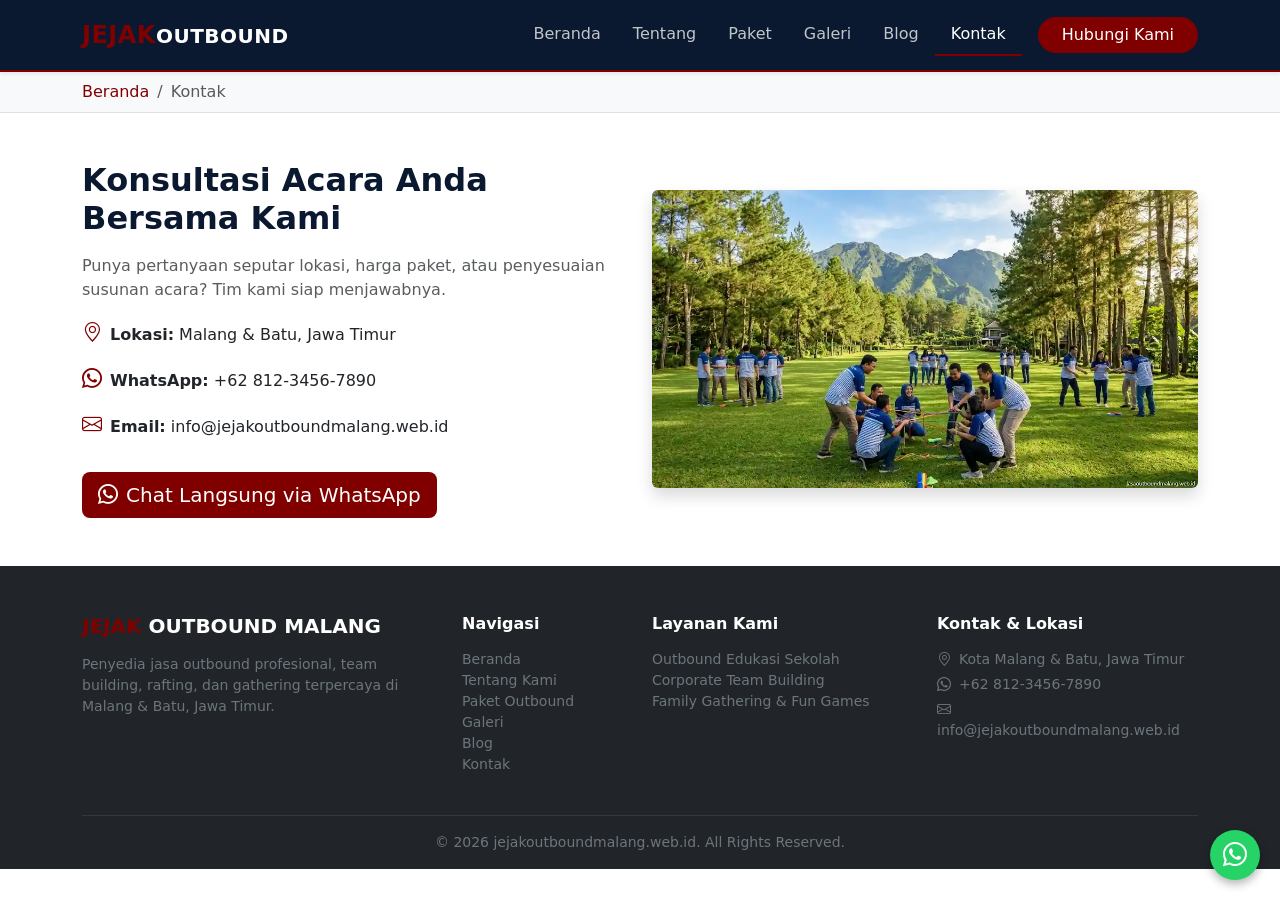
<file: kontak.html>
<!DOCTYPE html>
<html lang="id">
<head>
  <meta charset="UTF-8">
  <meta name="viewport" content="width=device-width, initial-scale=1.0">
  <title>Hubungi Kami - Jejak Outbound Malang</title>
  <meta name="description" content="Hubungi kami untuk reservasi dan konsultasi gratis acara outbound, gathering, dan team building di Malang & Batu.">
  <meta name="keywords" content="kontak outbound malang, kontak outbound batu, nomor whatsapp outbound malang">
  <meta name="robots" content="index, follow">
  
  <!-- Canonical Clean URL -->
  <link rel="canonical" href="https://jejakoutboundmalang.web.id/kontak">

  <!-- Open Graph -->
  <meta property="og:type" content="website">
  <meta property="og:url" content="https://jejakoutboundmalang.web.id/kontak">
  <meta property="og:title" content="Hubungi Kami - Jejak Outbound Malang">
  <meta property="og:description" content="Konsultasikan kebutuhan acara outdoor Anda langsung via WhatsApp fast response.">
  <meta property="og:image" content="https://jejakoutboundmalang.web.id/assets/img/rekomendasi-lokasi-outbound-malang-batu-perusahaan-surabaya.webp">

  <!-- CSS Resources -->
  <link href="https://cdn.jsdelivr.net/npm/bootstrap@5.3.3/dist/css/bootstrap.min.css" rel="stylesheet">
  <link rel="stylesheet" href="https://cdn.jsdelivr.net/npm/bootstrap-icons@1.11.3/font/bootstrap-icons.min.css">
  <link rel="stylesheet" href="assets/css/style.css">
</head>
<body>

  <div class="floating-btn-container">
    <a href="#" id="scrollTopBtn" class="float-btn btn-top-float"><i class="bi bi-arrow-up-short"></i></a>
    <a href="https://wa.me/6281234567890?text=Halo%20Jejak%20Outbound%20Malang," target="_blank" class="float-btn btn-wa-float"><i class="bi bi-whatsapp"></i></a>
  </div>

  <!-- Navbar Seragam -->
  <nav class="navbar navbar-expand-lg navbar-dark bg-navy custom-navbar sticky-top shadow-sm">
    <div class="container">
      <a class="navbar-brand text-uppercase" href="index.html">
        <span class="text-maroon fs-4">Jejak</span>Outbound
      </a>
      <button class="navbar-toggler" type="button" data-bs-toggle="collapse" data-bs-target="#navbarNav">
        <span class="navbar-toggler-icon"></span>
      </button>
      <div class="collapse navbar-collapse" id="navbarNav">
        <ul class="navbar-nav ms-auto me-3 align-items-lg-center">
          <li class="nav-item"><a class="nav-link" href="index.html">Beranda</a></li>
          <li class="nav-item"><a class="nav-link" href="tentang.html">Tentang</a></li>
          <li class="nav-item"><a class="nav-link" href="paket.html">Paket</a></li>
          <li class="nav-item"><a class="nav-link" href="galeri.html">Galeri</a></li>
          <li class="nav-item"><a class="nav-link" href="blog/index.html">Blog</a></li>
          <li class="nav-item"><a class="nav-link active" href="kontak.html">Kontak</a></li>
        </ul>
        <a href="https://wa.me/6281234567890?text=Halo%20Jejak%20Outbound%20Malang," target="_blank" class="btn btn-maroon px-4 rounded-pill">Hubungi Kami</a>
      </div>
    </div>
  </nav>

  <!-- Breadcrumb -->
  <div class="bg-light py-2 border-bottom">
    <div class="container">
      <nav aria-label="breadcrumb">
        <ol class="breadcrumb mb-0 small">
          <li class="breadcrumb-item"><a href="index.html" class="text-maroon text-decoration-none">Beranda</a></li>
          <li class="breadcrumb-item active" aria-current="page">Kontak</li>
        </ol>
      </nav>
    </div>
  </div>

  <section class="py-5">
    <div class="container">
      <div class="row align-items-center g-4">
        <div class="col-md-6">
          <h2 class="fw-bold text-navy mb-3">Konsultasi Acara Anda Bersama Kami</h2>
          <p class="text-muted">Punya pertanyaan seputar lokasi, harga paket, atau penyesuaian susunan acara? Tim kami siap menjawabnya.</p>
          <div class="mb-3"><i class="bi bi-geo-alt fs-5 text-maroon me-2"></i><strong>Lokasi:</strong> Malang & Batu, Jawa Timur</div>
          <div class="mb-3"><i class="bi bi-whatsapp fs-5 text-maroon me-2"></i><strong>WhatsApp:</strong> +62 812-3456-7890</div>
          <div class="mb-3"><i class="bi bi-envelope fs-5 text-maroon me-2"></i><strong>Email:</strong> info@jejakoutboundmalang.web.id</div>
          <a href="https://wa.me/6281234567890?text=Halo%20Jejak%20Outbound%20Malang,%20saya%20ingin%20konsultasi%20acara" target="_blank" class="btn btn-maroon btn-lg mt-3"><i class="bi bi-whatsapp me-2"></i>Chat Langsung via WhatsApp</a>
        </div>
        <div class="col-md-6">
          <img src="assets/img/rekomendasi-lokasi-outbound-malang-batu-perusahaan-surabaya.webp" class="img-fluid rounded shadow" alt="Kontak Jejak Outbound Malang">
        </div>
      </div>
    </div>
  </section>

  <!-- Footer Profesional -->
  <footer class="bg-dark text-white pt-5 pb-3">
    <div class="container">
      <div class="row g-4 mb-4">
        <div class="col-md-4">
          <h5 class="fw-bold text-uppercase mb-3"><span class="text-maroon">Jejak</span> Outbound Malang</h5>
          <p class="small text-secondary">Penyedia jasa outbound profesional, team building, rafting, dan gathering terpercaya di Malang & Batu, Jawa Timur.</p>
        </div>
        <div class="col-md-2">
          <h6 class="fw-bold mb-3">Navigasi</h6>
          <ul class="list-unstyled small">
            <li><a href="index.html" class="text-secondary text-decoration-none">Beranda</a></li>
            <li><a href="tentang.html" class="text-secondary text-decoration-none">Tentang Kami</a></li>
            <li><a href="paket.html" class="text-secondary text-decoration-none">Paket Outbound</a></li>
            <li><a href="galeri.html" class="text-secondary text-decoration-none">Galeri</a></li>
            <li><a href="blog/index.html" class="text-secondary text-decoration-none">Blog</a></li>
            <li><a href="kontak.html" class="text-secondary text-decoration-none">Kontak</a></li>
          </ul>
        </div>
        <div class="col-md-3">
          <h6 class="fw-bold mb-3">Layanan Kami</h6>
          <ul class="list-unstyled small text-secondary">
            <li>Outbound Edukasi Sekolah</li>
            <li>Corporate Team Building</li>
            <li>Family Gathering & Fun Games</li>
          </ul>
        </div>
        <div class="col-md-3">
          <h6 class="fw-bold mb-3">Kontak & Lokasi</h6>
          <p class="small text-secondary mb-1"><i class="bi bi-geo-alt me-2"></i>Kota Malang & Batu, Jawa Timur</p>
          <p class="small text-secondary mb-1"><i class="bi bi-whatsapp me-2"></i>+62 812-3456-7890</p>
          <p class="small text-secondary"><i class="bi bi-envelope me-2"></i>info@jejakoutboundmalang.web.id</p>
        </div>
      </div>
      <hr class="border-secondary">
      <div class="text-center small text-secondary">&copy; 2026 jejakoutboundmalang.web.id. All Rights Reserved.</div>
    </div>
  </footer>

  <script src="https://cdn.jsdelivr.net/npm/bootstrap@5.3.3/dist/js/bootstrap.bundle.min.js"></script>
  <script src="assets/js/main.js"></script>
</body>
</html>
</file>
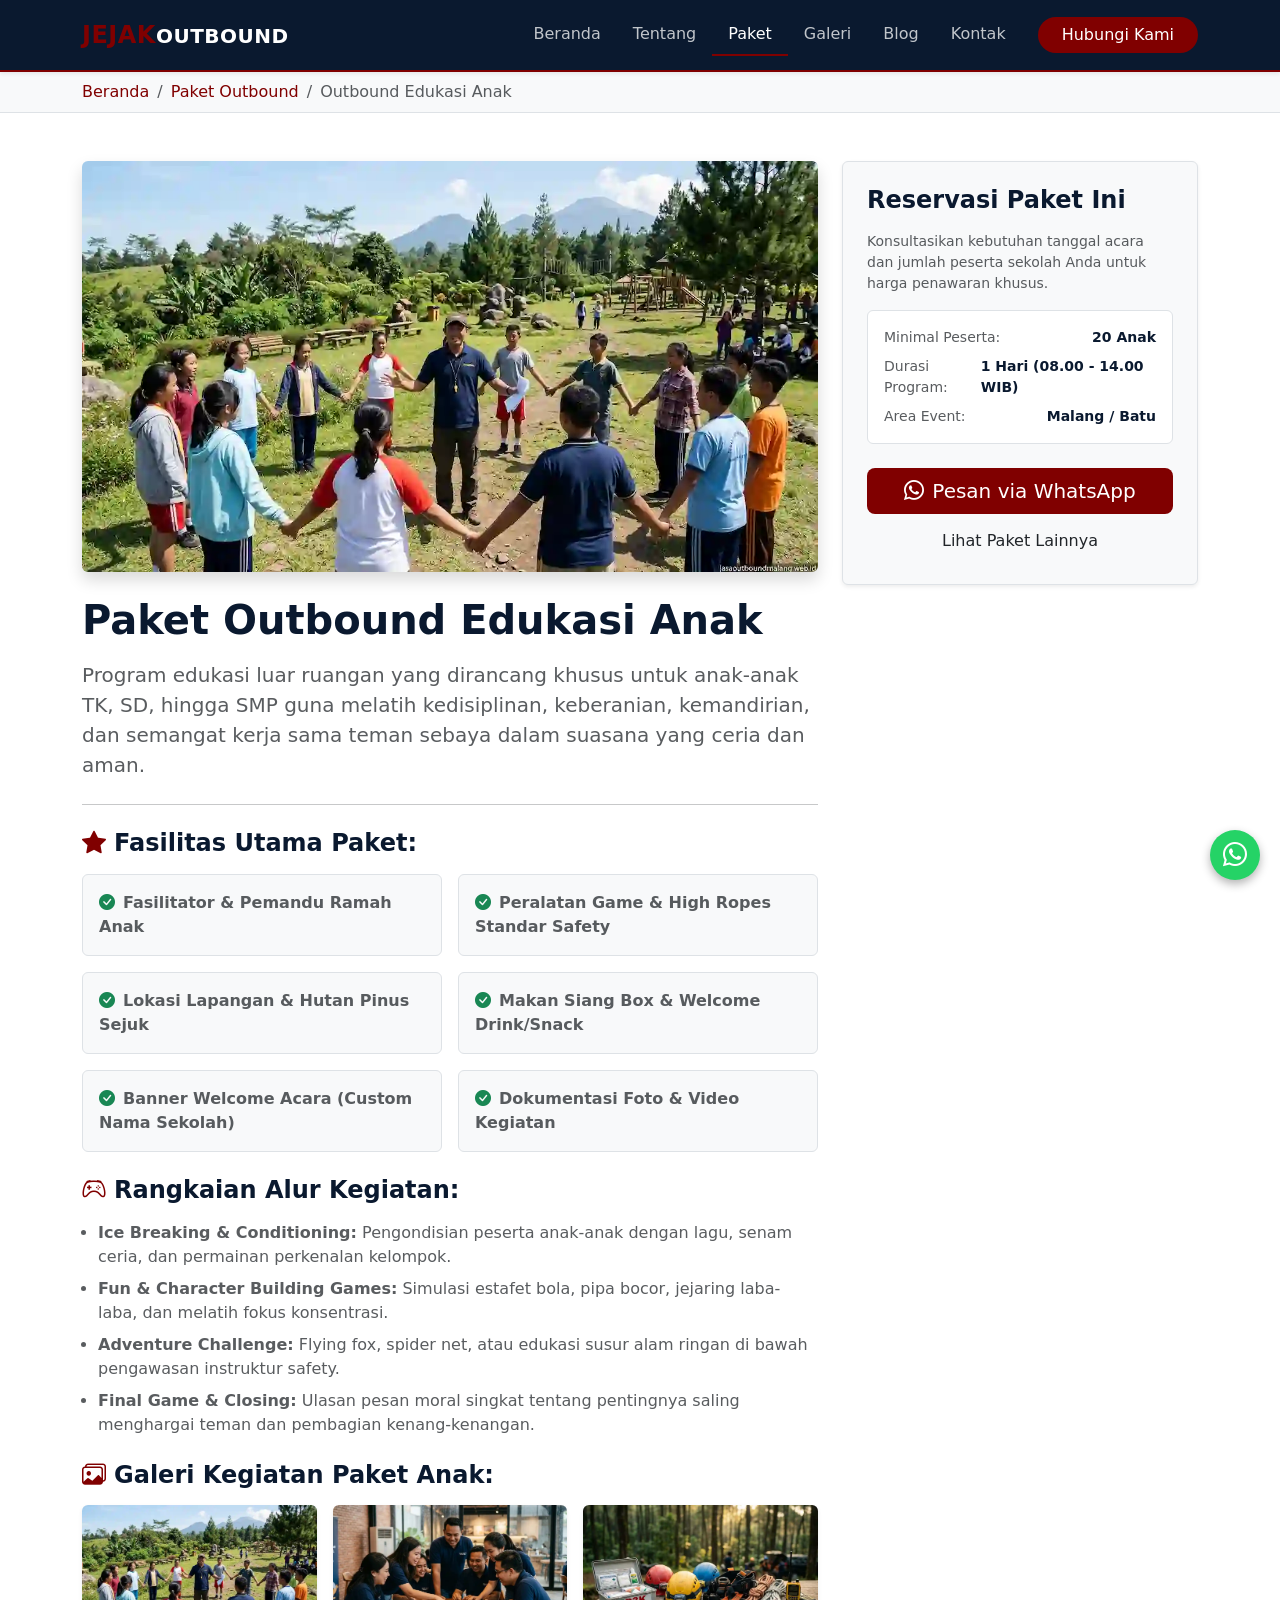
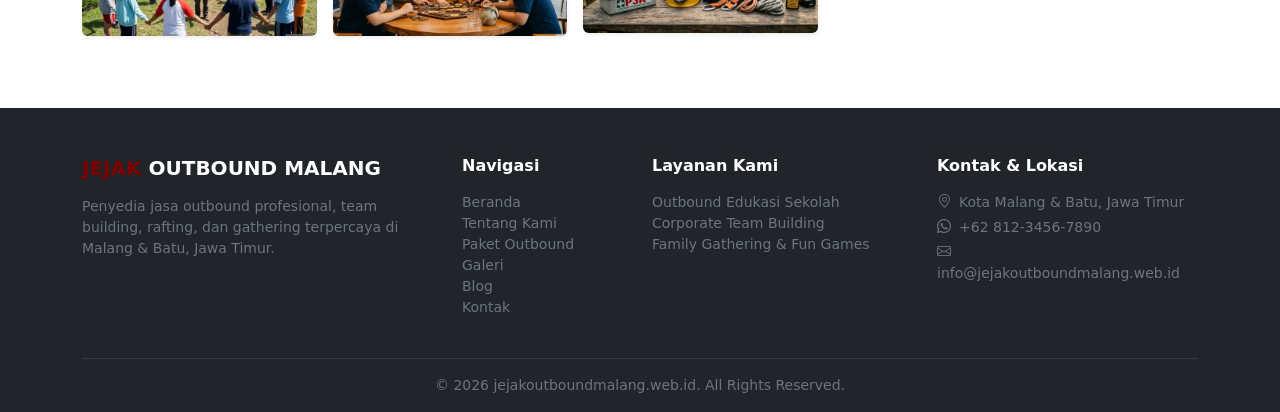
<file: paket-anak.html>
<!DOCTYPE html>
<html lang="id">
<head>
  <meta charset="UTF-8">
  <meta name="viewport" content="width=device-width, initial-scale=1.0">
  <title>Detail Paket Outbound Edukasi Anak - Jejak Outbound Malang</title>
  <meta name="description" content="Detail Paket Outbound Edukasi Anak & Pelajar di Batu Malang. Dilengkapi simulasi game ketangkasan, kemandirian, dan kerjasama kelompok.">
  <meta name="robots" content="index, follow">
  
  <!-- Canonical Clean URL -->
  <link rel="canonical" href="https://jejakoutboundmalang.web.id/paket-anak">

  <!-- Open Graph -->
  <meta property="og:type" content="product">
  <meta property="og:url" content="https://jejakoutboundmalang.web.id/paket-anak">
  <meta property="og:title" content="Detail Paket Outbound Edukasi Anak - Jejak Outbound Malang">
  <meta property="og:description" content="Kegiatan outdoor edukatif dan menyenangkan untuk melatih kemandirian serta kerja sama siswa sekolah.">
  <meta property="og:image" content="https://jejakoutboundmalang.web.id/assets/img/permainan-outbound-anak-batu.webp">

  <!-- CSS Resources -->
  <link href="https://cdn.jsdelivr.net/npm/bootstrap@5.3.3/dist/css/bootstrap.min.css" rel="stylesheet">
  <link rel="stylesheet" href="https://cdn.jsdelivr.net/npm/bootstrap-icons@1.11.3/font/bootstrap-icons.min.css">
  <link rel="stylesheet" href="assets/css/style.css">
</head>
<body>

  <!-- Floating Action Buttons -->
  <div class="floating-btn-container">
    <a href="#" id="scrollTopBtn" class="float-btn btn-top-float" title="Kembali ke atas"><i class="bi bi-arrow-up-short"></i></a>
    <a href="https://wa.me/6281234567890?text=Halo%20Jejak%20Outbound%20Malang,%20saya%20tertarik%20dengan%20Paket%20Outbound%20Edukasi%20Anak" target="_blank" class="float-btn btn-wa-float" title="Chat via WhatsApp"><i class="bi bi-whatsapp"></i></a>
  </div>

  <!-- Navbar Seragam -->
  <nav class="navbar navbar-expand-lg navbar-dark bg-navy custom-navbar sticky-top shadow-sm">
    <div class="container">
      <a class="navbar-brand text-uppercase" href="index.html">
        <span class="text-maroon fs-4">Jejak</span>Outbound
      </a>
      <button class="navbar-toggler" type="button" data-bs-toggle="collapse" data-bs-target="#navbarNav">
        <span class="navbar-toggler-icon"></span>
      </button>
      <div class="collapse navbar-collapse" id="navbarNav">
        <ul class="navbar-nav ms-auto me-3 align-items-lg-center">
          <li class="nav-item"><a class="nav-link" href="index.html">Beranda</a></li>
          <li class="nav-item"><a class="nav-link" href="tentang.html">Tentang</a></li>
          <li class="nav-item"><a class="nav-link active" href="paket.html">Paket</a></li>
          <li class="nav-item"><a class="nav-link" href="galeri.html">Galeri</a></li>
          <li class="nav-item"><a class="nav-link" href="blog/index.html">Blog</a></li>
          <li class="nav-item"><a class="nav-link" href="kontak.html">Kontak</a></li>
        </ul>
        <a href="https://wa.me/6281234567890?text=Halo%20Jejak%20Outbound%20Malang," target="_blank" class="btn btn-maroon px-4 rounded-pill">Hubungi Kami</a>
      </div>
    </div>
  </nav>

  <!-- Breadcrumb -->
  <div class="bg-light py-2 border-bottom">
    <div class="container">
      <nav aria-label="breadcrumb">
        <ol class="breadcrumb mb-0 small">
          <li class="breadcrumb-item"><a href="index.html" class="text-maroon text-decoration-none">Beranda</a></li>
          <li class="breadcrumb-item"><a href="paket.html" class="text-maroon text-decoration-none">Paket Outbound</a></li>
          <li class="breadcrumb-item active" aria-current="page">Outbound Edukasi Anak</li>
        </ol>
      </nav>
    </div>
  </div>

  <!-- Detail Content Section -->
  <section class="py-5">
    <div class="container">
      <div class="row g-4">
        <!-- Kolom Utama Deskripsi -->
        <div class="col-lg-8">
          <div class="mb-4">
            <img src="assets/img/permainan-outbound-anak-batu.webp" class="img-fluid rounded shadow w-100" alt="Outbound Edukasi Anak Batu Malang" style="max-height: 450px; object-fit: cover;">
          </div>
          <h1 class="fw-bold text-navy mb-3">Paket Outbound Edukasi Anak</h1>
          <p class="text-muted lead">Program edukasi luar ruangan yang dirancang khusus untuk anak-anak TK, SD, hingga SMP guna melatih kedisiplinan, keberanian, kemandirian, dan semangat kerja sama teman sebaya dalam suasana yang ceria dan aman.</p>

          <hr class="my-4">

          <h4 class="fw-bold text-navy mb-3"><i class="bi bi-star-fill text-maroon me-2"></i>Fasilitas Utama Paket:</h4>
          <div class="row g-3 mb-4 text-muted">
            <div class="col-md-6">
              <div class="p-3 border rounded bg-light">
                <i class="bi bi-check-circle-fill text-success me-2"></i><strong>Fasilitator & Pemandu Ramah Anak</strong>
              </div>
            </div>
            <div class="col-md-6">
              <div class="p-3 border rounded bg-light">
                <i class="bi bi-check-circle-fill text-success me-2"></i><strong>Peralatan Game & High Ropes Standar Safety</strong>
              </div>
            </div>
            <div class="col-md-6">
              <div class="p-3 border rounded bg-light">
                <i class="bi bi-check-circle-fill text-success me-2"></i><strong>Lokasi Lapangan & Hutan Pinus Sejuk</strong>
              </div>
            </div>
            <div class="col-md-6">
              <div class="p-3 border rounded bg-light">
                <i class="bi bi-check-circle-fill text-success me-2"></i><strong>Makan Siang Box & Welcome Drink/Snack</strong>
              </div>
            </div>
            <div class="col-md-6">
              <div class="p-3 border rounded bg-light">
                <i class="bi bi-check-circle-fill text-success me-2"></i><strong>Banner Welcome Acara (Custom Nama Sekolah)</strong>
              </div>
            </div>
            <div class="col-md-6">
              <div class="p-3 border rounded bg-light">
                <i class="bi bi-check-circle-fill text-success me-2"></i><strong>Dokumentasi Foto & Video Kegiatan</strong>
              </div>
            </div>
          </div>

          <h4 class="fw-bold text-navy mb-3"><i class="bi bi-controller text-maroon me-2"></i>Rangkaian Alur Kegiatan:</h4>
          <ul class="text-muted ps-3 mb-4">
            <li class="mb-2"><strong>Ice Breaking & Conditioning:</strong> Pengondisian peserta anak-anak dengan lagu, senam ceria, dan permainan perkenalan kelompok.</li>
            <li class="mb-2"><strong>Fun & Character Building Games:</strong> Simulasi estafet bola, pipa bocor, jejaring laba-laba, dan melatih fokus konsentrasi.</li>
            <li class="mb-2"><strong>Adventure Challenge:</strong> Flying fox, spider net, atau edukasi susur alam ringan di bawah pengawasan instruktur safety.</li>
            <li class="mb-2"><strong>Final Game & Closing:</strong> Ulasan pesan moral singkat tentang pentingnya saling menghargai teman dan pembagian kenang-kenangan.</li>
          </ul>

          <!-- Galeri Khusus Paket Anak -->
          <h4 class="fw-bold text-navy mb-3"><i class="bi bi-images text-maroon me-2"></i>Galeri Kegiatan Paket Anak:</h4>
          <div class="row g-3 mb-4">
            <div class="col-6 col-md-4">
              <img src="assets/img/permainan-outbound-anak-batu.webp" class="img-fluid rounded shadow-sm" alt="Outbound Anak 1">
            </div>
            <div class="col-6 col-md-4">
              <img src="assets/img/permainan-saat-hujan-outbound.webp" class="img-fluid rounded shadow-sm" alt="Outbound Anak 2">
            </div>
            <div class="col-6 col-md-4">
              <img src="assets/img/peralatan-keselamatan-outbound.webp" class="img-fluid rounded shadow-sm" alt="Outbound Anak 3">
            </div>
          </div>
        </div>

        <!-- Sidebar Card Reservasi -->
        <div class="col-lg-4">
          <div class="p-4 border rounded shadow-sm bg-light sticky-top" style="top: 100px;">
            <h4 class="fw-bold text-navy mb-3">Reservasi Paket Ini</h4>
            <p class="small text-muted mb-3">Konsultasikan kebutuhan tanggal acara dan jumlah peserta sekolah Anda untuk harga penawaran khusus.</p>
            <div class="bg-white p-3 rounded border mb-4">
              <div class="d-flex justify-content-between mb-2 small text-muted">
                <span>Minimal Peserta:</span>
                <strong class="text-navy">20 Anak</strong>
              </div>
              <div class="d-flex justify-content-between mb-2 small text-muted">
                <span>Durasi Program:</span>
                <strong class="text-navy">1 Hari (08.00 - 14.00 WIB)</strong>
              </div>
              <div class="d-flex justify-content-between small text-muted">
                <span>Area Event:</span>
                <strong class="text-navy">Malang / Batu</strong>
              </div>
            </div>
            <a href="https://wa.me/6281234567890?text=Halo%20Jejak%20Outbound%20Malang,%20saya%20ingin%20tanya%20detail%20dan%20harga%20Paket%20Outbound%20Edukasi%20Anak" target="_blank" class="btn btn-maroon w-100 btn-lg mb-2"><i class="bi bi-whatsapp me-2"></i>Pesan via WhatsApp</a>
            <a href="paket.html" class="btn btn-outline-navy w-100">Lihat Paket Lainnya</a>
          </div>
        </div>
      </div>
    </div>
  </section>

  <!-- Footer Profesional -->
  <footer class="bg-dark text-white pt-5 pb-3">
    <div class="container">
      <div class="row g-4 mb-4">
        <div class="col-md-4">
          <h5 class="fw-bold text-uppercase mb-3"><span class="text-maroon">Jejak</span> Outbound Malang</h5>
          <p class="small text-secondary">Penyedia jasa outbound profesional, team building, rafting, dan gathering terpercaya di Malang & Batu, Jawa Timur.</p>
        </div>
        <div class="col-md-2">
          <h6 class="fw-bold mb-3">Navigasi</h6>
          <ul class="list-unstyled small">
            <li><a href="index.html" class="text-secondary text-decoration-none">Beranda</a></li>
            <li><a href="tentang.html" class="text-secondary text-decoration-none">Tentang Kami</a></li>
            <li><a href="paket.html" class="text-secondary text-decoration-none">Paket Outbound</a></li>
            <li><a href="galeri.html" class="text-secondary text-decoration-none">Galeri</a></li>
            <li><a href="blog/index.html" class="text-secondary text-decoration-none">Blog</a></li>
            <li><a href="kontak.html" class="text-secondary text-decoration-none">Kontak</a></li>
          </ul>
        </div>
        <div class="col-md-3">
          <h6 class="fw-bold mb-3">Layanan Kami</h6>
          <ul class="list-unstyled small text-secondary">
            <li>Outbound Edukasi Sekolah</li>
            <li>Corporate Team Building</li>
            <li>Family Gathering & Fun Games</li>
          </ul>
        </div>
        <div class="col-md-3">
          <h6 class="fw-bold mb-3">Kontak & Lokasi</h6>
          <p class="small text-secondary mb-1"><i class="bi bi-geo-alt me-2"></i>Kota Malang & Batu, Jawa Timur</p>
          <p class="small text-secondary mb-1"><i class="bi bi-whatsapp me-2"></i>+62 812-3456-7890</p>
          <p class="small text-secondary"><i class="bi bi-envelope me-2"></i>info@jejakoutboundmalang.web.id</p>
        </div>
      </div>
      <hr class="border-secondary">
      <div class="text-center small text-secondary">&copy; 2026 jejakoutboundmalang.web.id. All Rights Reserved.</div>
    </div>
  </footer>

  <script src="https://cdn.jsdelivr.net/npm/bootstrap@5.3.3/dist/js/bootstrap.bundle.min.js"></script>
  <script src="assets/js/main.js"></script>
</body>
</html>
</file>
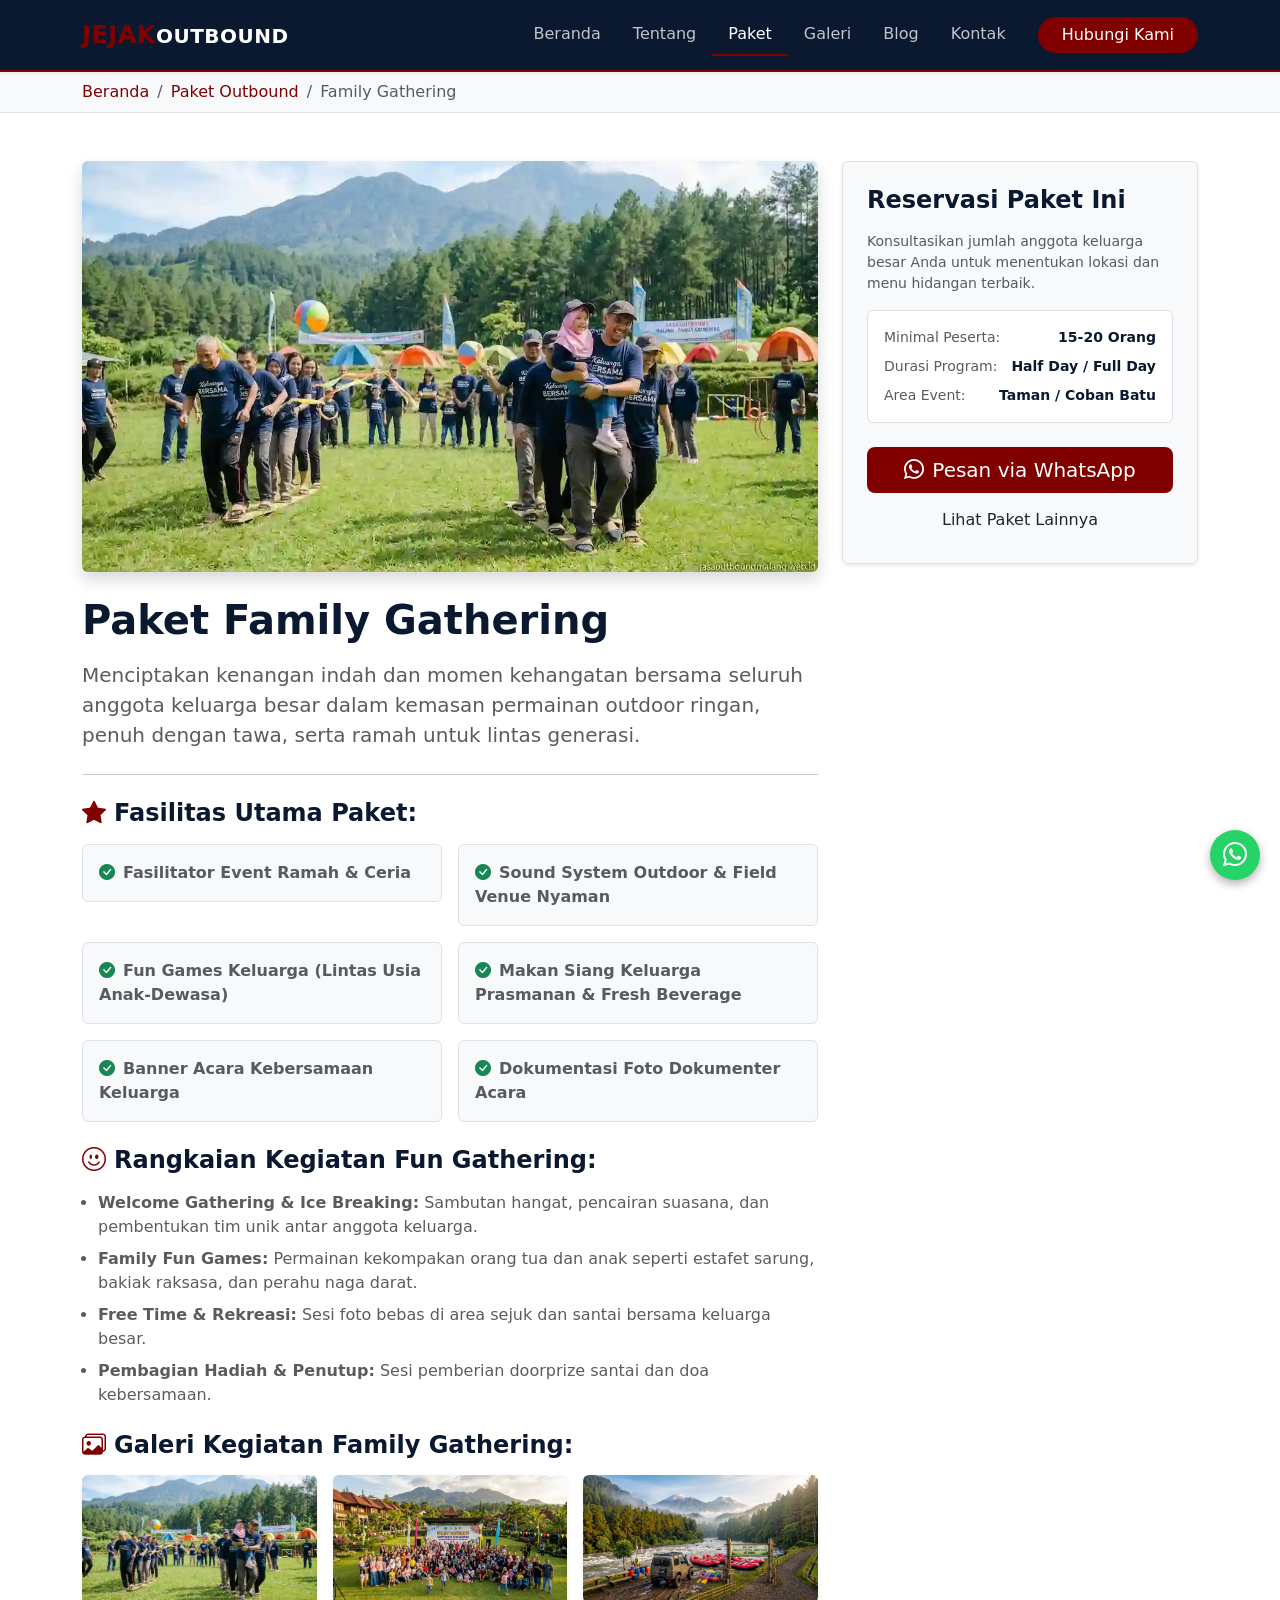
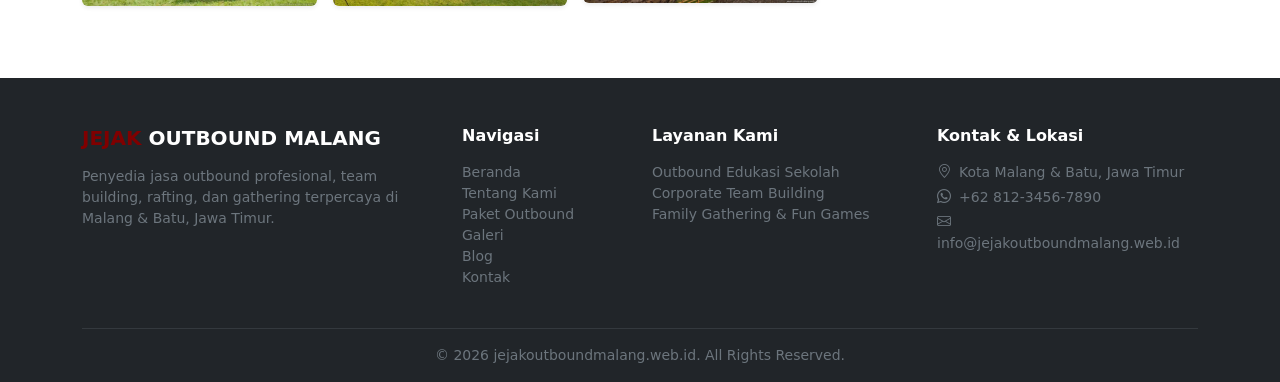
<file: paket-family-gathering.html>
<!DOCTYPE html>
<html lang="id">
<head>
  <meta charset="UTF-8">
  <meta name="viewport" content="width=device-width, initial-scale=1.0">
  <title>Detail Paket Family Gathering - Jejak Outbound Malang</title>
  <meta name="description" content="Detail Paket Family Gathering & Fun Games Keluarga di Batu Malang. Acara santai, seru, aman, dan cocok untuk semua tingkatan usia keluarga besar.">
  <meta name="robots" content="index, follow">
  
  <!-- Canonical Clean URL -->
  <link rel="canonical" href="https://jejakoutboundmalang.web.id/paket-family-gathering">

  <!-- Open Graph -->
  <meta property="og:type" content="product">
  <meta property="og:url" content="https://jejakoutboundmalang.web.id/paket-family-gathering">
  <meta property="og:title" content="Detail Paket Family Gathering - Jejak Outbound Malang">
  <meta property="og:description" content="Kegiatan santai dan keakraban keluarga besar dalam suasana alam pegunungan sejuk Kota Batu.">
  <meta property="og:image" content="https://jejakoutboundmalang.web.id/assets/img/permainan-keluarga-outbound-batu.webp">

  <!-- CSS Resources -->
  <link href="https://cdn.jsdelivr.net/npm/bootstrap@5.3.3/dist/css/bootstrap.min.css" rel="stylesheet">
  <link rel="stylesheet" href="https://cdn.jsdelivr.net/npm/bootstrap-icons@1.11.3/font/bootstrap-icons.min.css">
  <link rel="stylesheet" href="assets/css/style.css">
</head>
<body>

  <!-- Floating Action Buttons -->
  <div class="floating-btn-container">
    <a href="#" id="scrollTopBtn" class="float-btn btn-top-float" title="Kembali ke atas"><i class="bi bi-arrow-up-short"></i></a>
    <a href="https://wa.me/6281234567890?text=Halo%20Jejak%20Outbound%20Malang,%20saya%20tertarik%20dengan%20Paket%20Family%20Gathering" target="_blank" class="float-btn btn-wa-float" title="Chat via WhatsApp"><i class="bi bi-whatsapp"></i></a>
  </div>

  <!-- Navbar Seragam -->
  <nav class="navbar navbar-expand-lg navbar-dark bg-navy custom-navbar sticky-top shadow-sm">
    <div class="container">
      <a class="navbar-brand text-uppercase" href="index.html">
        <span class="text-maroon fs-4">Jejak</span>Outbound
      </a>
      <button class="navbar-toggler" type="button" data-bs-toggle="collapse" data-bs-target="#navbarNav">
        <span class="navbar-toggler-icon"></span>
      </button>
      <div class="collapse navbar-collapse" id="navbarNav">
        <ul class="navbar-nav ms-auto me-3 align-items-lg-center">
          <li class="nav-item"><a class="nav-link" href="index.html">Beranda</a></li>
          <li class="nav-item"><a class="nav-link" href="tentang.html">Tentang</a></li>
          <li class="nav-item"><a class="nav-link active" href="paket.html">Paket</a></li>
          <li class="nav-item"><a class="nav-link" href="galeri.html">Galeri</a></li>
          <li class="nav-item"><a class="nav-link" href="blog/index.html">Blog</a></li>
          <li class="nav-item"><a class="nav-link" href="kontak.html">Kontak</a></li>
        </ul>
        <a href="https://wa.me/6281234567890?text=Halo%20Jejak%20Outbound%20Malang," target="_blank" class="btn btn-maroon px-4 rounded-pill">Hubungi Kami</a>
      </div>
    </div>
  </nav>

  <!-- Breadcrumb -->
  <div class="bg-light py-2 border-bottom">
    <div class="container">
      <nav aria-label="breadcrumb">
        <ol class="breadcrumb mb-0 small">
          <li class="breadcrumb-item"><a href="index.html" class="text-maroon text-decoration-none">Beranda</a></li>
          <li class="breadcrumb-item"><a href="paket.html" class="text-maroon text-decoration-none">Paket Outbound</a></li>
          <li class="breadcrumb-item active" aria-current="page">Family Gathering</li>
        </ol>
      </nav>
    </div>
  </div>

  <!-- Detail Content Section -->
  <section class="py-5">
    <div class="container">
      <div class="row g-4">
        <div class="col-lg-8">
          <div class="mb-4">
            <img src="assets/img/permainan-keluarga-outbound-batu.webp" class="img-fluid rounded shadow w-100" alt="Family Gathering Batu Malang" style="max-height: 450px; object-fit: cover;">
          </div>
          <h1 class="fw-bold text-navy mb-3">Paket Family Gathering</h1>
          <p class="text-muted lead">Menciptakan kenangan indah dan momen kehangatan bersama seluruh anggota keluarga besar dalam kemasan permainan outdoor ringan, penuh dengan tawa, serta ramah untuk lintas generasi.</p>

          <hr class="my-4">

          <h4 class="fw-bold text-navy mb-3"><i class="bi bi-star-fill text-maroon me-2"></i>Fasilitas Utama Paket:</h4>
          <div class="row g-3 mb-4 text-muted">
            <div class="col-md-6">
              <div class="p-3 border rounded bg-light">
                <i class="bi bi-check-circle-fill text-success me-2"></i><strong>Fasilitator Event Ramah & Ceria</strong>
              </div>
            </div>
            <div class="col-md-6">
              <div class="p-3 border rounded bg-light">
                <i class="bi bi-check-circle-fill text-success me-2"></i><strong>Sound System Outdoor & Field Venue Nyaman</strong>
              </div>
            </div>
            <div class="col-md-6">
              <div class="p-3 border rounded bg-light">
                <i class="bi bi-check-circle-fill text-success me-2"></i><strong>Fun Games Keluarga (Lintas Usia Anak-Dewasa)</strong>
              </div>
            </div>
            <div class="col-md-6">
              <div class="p-3 border rounded bg-light">
                <i class="bi bi-check-circle-fill text-success me-2"></i><strong>Makan Siang Keluarga Prasmanan & Fresh Beverage</strong>
              </div>
            </div>
            <div class="col-md-6">
              <div class="p-3 border rounded bg-light">
                <i class="bi bi-check-circle-fill text-success me-2"></i><strong>Banner Acara Kebersamaan Keluarga</strong>
              </div>
            </div>
            <div class="col-md-6">
              <div class="p-3 border rounded bg-light">
                <i class="bi bi-check-circle-fill text-success me-2"></i><strong>Dokumentasi Foto Dokumenter Acara</strong>
              </div>
            </div>
          </div>

          <h4 class="fw-bold text-navy mb-3"><i class="bi bi-emoji-smile text-maroon me-2"></i>Rangkaian Kegiatan Fun Gathering:</h4>
          <ul class="text-muted ps-3 mb-4">
            <li class="mb-2"><strong>Welcome Gathering & Ice Breaking:</strong> Sambutan hangat, pencairan suasana, dan pembentukan tim unik antar anggota keluarga.</li>
            <li class="mb-2"><strong>Family Fun Games:</strong> Permainan kekompakan orang tua dan anak seperti estafet sarung, bakiak raksasa, dan perahu naga darat.</li>
            <li class="mb-2"><strong>Free Time & Rekreasi:</strong> Sesi foto bebas di area sejuk dan santai bersama keluarga besar.</li>
            <li class="mb-2"><strong>Pembagian Hadiah & Penutup:</strong> Sesi pemberian doorprize santai dan doa kebersamaan.</li>
          </ul>

          <!-- Galeri Khusus Paket Family Gathering -->
          <h4 class="fw-bold text-navy mb-3"><i class="bi bi-images text-maroon me-2"></i>Galeri Kegiatan Family Gathering:</h4>
          <div class="row g-3 mb-4">
            <div class="col-6 col-md-4">
              <img src="assets/img/permainan-keluarga-outbound-batu.webp" class="img-fluid rounded shadow-sm" alt="Family Gathering 1">
            </div>
            <div class="col-6 col-md-4">
              <img src="assets/img/persiapan-wajib-event-family-gathering-perusahaan-batu.webp" class="img-fluid rounded shadow-sm" alt="Family Gathering 2">
            </div>
            <div class="col-6 col-md-4">
              <img src="assets/img/rekomendasi-kegiatan-outbound-adventure-rafting-jeep-malang-batu.webp" class="img-fluid rounded shadow-sm" alt="Family Gathering 3">
            </div>
          </div>
        </div>

        <!-- Sidebar Card Reservasi -->
        <div class="col-lg-4">
          <div class="p-4 border rounded shadow-sm bg-light sticky-top" style="top: 100px;">
            <h4 class="fw-bold text-navy mb-3">Reservasi Paket Ini</h4>
            <p class="small text-muted mb-3">Konsultasikan jumlah anggota keluarga besar Anda untuk menentukan lokasi dan menu hidangan terbaik.</p>
            <div class="bg-white p-3 rounded border mb-4">
              <div class="d-flex justify-content-between mb-2 small text-muted">
                <span>Minimal Peserta:</span>
                <strong class="text-navy">15-20 Orang</strong>
              </div>
              <div class="d-flex justify-content-between mb-2 small text-muted">
                <span>Durasi Program:</span>
                <strong class="text-navy">Half Day / Full Day</strong>
              </div>
              <div class="d-flex justify-content-between small text-muted">
                <span>Area Event:</span>
                <strong class="text-navy">Taman / Coban Batu</strong>
              </div>
            </div>
            <a href="https://wa.me/6281234567890?text=Halo%20Jejak%20Outbound%20Malang,%20saya%20ingin%20tanya%20detail%20dan%20harga%20Paket%20Family%20Gathering" target="_blank" class="btn btn-maroon w-100 btn-lg mb-2"><i class="bi bi-whatsapp me-2"></i>Pesan via WhatsApp</a>
            <a href="paket.html" class="btn btn-outline-navy w-100">Lihat Paket Lainnya</a>
          </div>
        </div>
      </div>
    </div>
  </section>

  <!-- Footer Profesional -->
  <footer class="bg-dark text-white pt-5 pb-3">
    <div class="container">
      <div class="row g-4 mb-4">
        <div class="col-md-4">
          <h5 class="fw-bold text-uppercase mb-3"><span class="text-maroon">Jejak</span> Outbound Malang</h5>
          <p class="small text-secondary">Penyedia jasa outbound profesional, team building, rafting, dan gathering terpercaya di Malang & Batu, Jawa Timur.</p>
        </div>
        <div class="col-md-2">
          <h6 class="fw-bold mb-3">Navigasi</h6>
          <ul class="list-unstyled small">
            <li><a href="index.html" class="text-secondary text-decoration-none">Beranda</a></li>
            <li><a href="tentang.html" class="text-secondary text-decoration-none">Tentang Kami</a></li>
            <li><a href="paket.html" class="text-secondary text-decoration-none">Paket Outbound</a></li>
            <li><a href="galeri.html" class="text-secondary text-decoration-none">Galeri</a></li>
            <li><a href="blog/index.html" class="text-secondary text-decoration-none">Blog</a></li>
            <li><a href="kontak.html" class="text-secondary text-decoration-none">Kontak</a></li>
          </ul>
        </div>
        <div class="col-md-3">
          <h6 class="fw-bold mb-3">Layanan Kami</h6>
          <ul class="list-unstyled small text-secondary">
            <li>Outbound Edukasi Sekolah</li>
            <li>Corporate Team Building</li>
            <li>Family Gathering & Fun Games</li>
          </ul>
        </div>
        <div class="col-md-3">
          <h6 class="fw-bold mb-3">Kontak & Lokasi</h6>
          <p class="small text-secondary mb-1"><i class="bi bi-geo-alt me-2"></i>Kota Malang & Batu, Jawa Timur</p>
          <p class="small text-secondary mb-1"><i class="bi bi-whatsapp me-2"></i>+62 812-3456-7890</p>
          <p class="small text-secondary"><i class="bi bi-envelope me-2"></i>info@jejakoutboundmalang.web.id</p>
        </div>
      </div>
      <hr class="border-secondary">
      <div class="text-center small text-secondary">&copy; 2026 jejakoutboundmalang.web.id. All Rights Reserved.</div>
    </div>
  </footer>

  <script src="https://cdn.jsdelivr.net/npm/bootstrap@5.3.3/dist/js/bootstrap.bundle.min.js"></script>
  <script src="assets/js/main.js"></script>
</body>
</html>
</file>
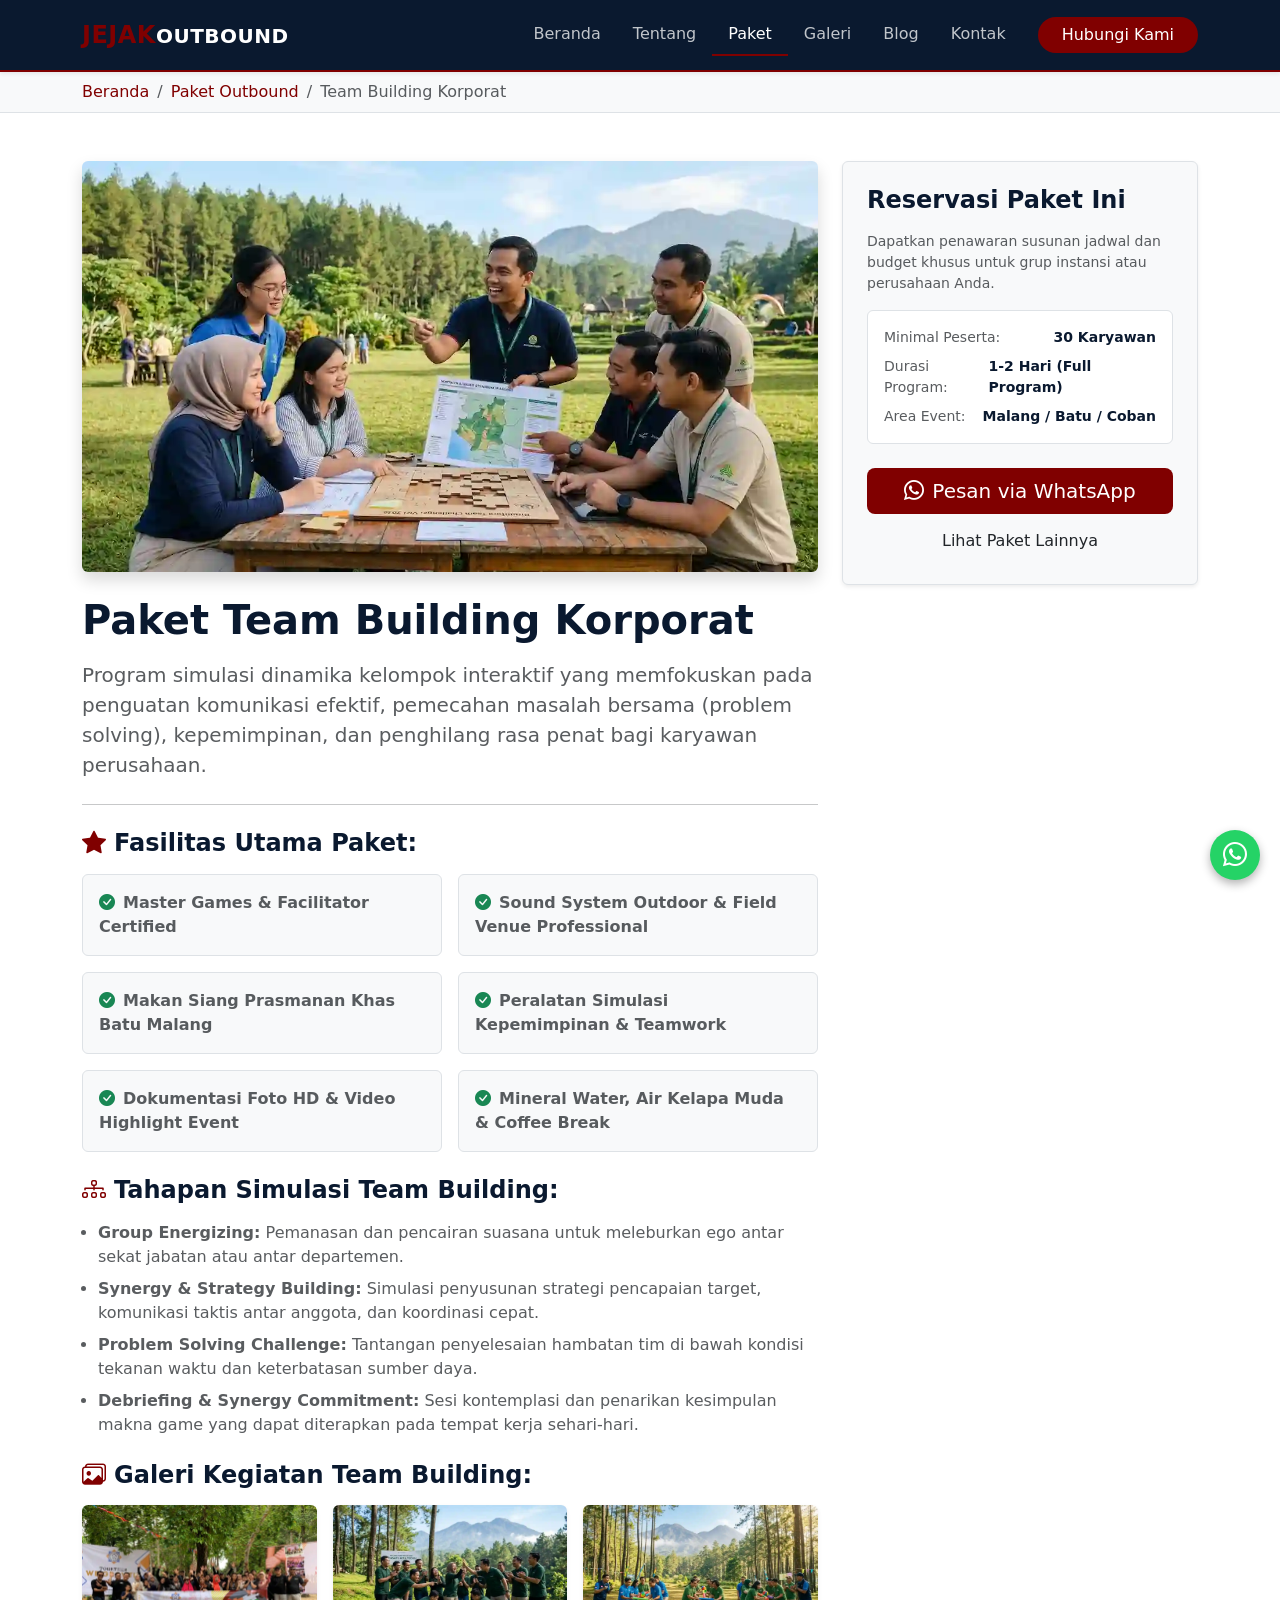
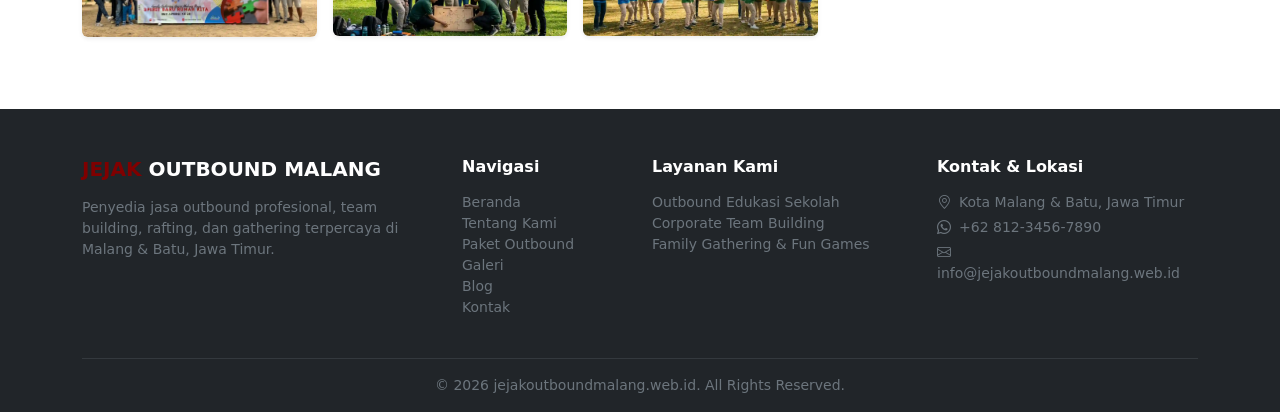
<file: paket-team-building.html>
<!DOCTYPE html>
<html lang="id">
<head>
  <meta charset="UTF-8">
  <meta name="viewport" content="width=device-width, initial-scale=1.0">
  <title>Detail Paket Team Building Korporat - Jejak Outbound Malang</title>
  <meta name="description" content="Detail Paket Team Building Perusahaan & Perusahaan di Batu Malang. Simulasi kepemimpinan, komunikasi sinergis, dan penyegaran kinerja tim karyawan.">
  <meta name="robots" content="index, follow">
  
  <!-- Canonical Clean URL -->
  <link rel="canonical" href="https://jejakoutboundmalang.web.id/paket-team-building">

  <!-- Open Graph -->
  <meta property="og:type" content="product">
  <meta property="og:url" content="https://jejakoutboundmalang.web.id/paket-team-building">
  <meta property="og:title" content="Detail Paket Team Building Korporat - Jejak Outbound Malang">
  <meta property="og:description" content="Simulasi kepemimpinan dan kekompakan tim kerja staf instansi perusahaan di Batu Malang.">
  <meta property="og:image" content="https://jejakoutboundmalang.web.id/assets/img/permainan-kepemimpinan-tim.webp">

  <!-- CSS Resources -->
  <link href="https://cdn.jsdelivr.net/npm/bootstrap@5.3.3/dist/css/bootstrap.min.css" rel="stylesheet">
  <link rel="stylesheet" href="https://cdn.jsdelivr.net/npm/bootstrap-icons@1.11.3/font/bootstrap-icons.min.css">
  <link rel="stylesheet" href="assets/css/style.css">
</head>
<body>

  <!-- Floating Action Buttons -->
  <div class="floating-btn-container">
    <a href="#" id="scrollTopBtn" class="float-btn btn-top-float" title="Kembali ke atas"><i class="bi bi-arrow-up-short"></i></a>
    <a href="https://wa.me/6281234567890?text=Halo%20Jejak%20Outbound%20Malang,%20saya%20tertarik%20dengan%20Paket%20Team%20Building%20Korporat" target="_blank" class="float-btn btn-wa-float" title="Chat via WhatsApp"><i class="bi bi-whatsapp"></i></a>
  </div>

  <!-- Navbar Seragam -->
  <nav class="navbar navbar-expand-lg navbar-dark bg-navy custom-navbar sticky-top shadow-sm">
    <div class="container">
      <a class="navbar-brand text-uppercase" href="index.html">
        <span class="text-maroon fs-4">Jejak</span>Outbound
      </a>
      <button class="navbar-toggler" type="button" data-bs-toggle="collapse" data-bs-target="#navbarNav">
        <span class="navbar-toggler-icon"></span>
      </button>
      <div class="collapse navbar-collapse" id="navbarNav">
        <ul class="navbar-nav ms-auto me-3 align-items-lg-center">
          <li class="nav-item"><a class="nav-link" href="index.html">Beranda</a></li>
          <li class="nav-item"><a class="nav-link" href="tentang.html">Tentang</a></li>
          <li class="nav-item"><a class="nav-link active" href="paket.html">Paket</a></li>
          <li class="nav-item"><a class="nav-link" href="galeri.html">Galeri</a></li>
          <li class="nav-item"><a class="nav-link" href="blog/index.html">Blog</a></li>
          <li class="nav-item"><a class="nav-link" href="kontak.html">Kontak</a></li>
        </ul>
        <a href="https://wa.me/6281234567890?text=Halo%20Jejak%20Outbound%20Malang," target="_blank" class="btn btn-maroon px-4 rounded-pill">Hubungi Kami</a>
      </div>
    </div>
  </nav>

  <!-- Breadcrumb -->
  <div class="bg-light py-2 border-bottom">
    <div class="container">
      <nav aria-label="breadcrumb">
        <ol class="breadcrumb mb-0 small">
          <li class="breadcrumb-item"><a href="index.html" class="text-maroon text-decoration-none">Beranda</a></li>
          <li class="breadcrumb-item"><a href="paket.html" class="text-maroon text-decoration-none">Paket Outbound</a></li>
          <li class="breadcrumb-item active" aria-current="page">Team Building Korporat</li>
        </ol>
      </nav>
    </div>
  </div>

  <!-- Detail Content Section -->
  <section class="py-5">
    <div class="container">
      <div class="row g-4">
        <div class="col-lg-8">
          <div class="mb-4">
            <img src="assets/img/permainan-kepemimpinan-tim.webp" class="img-fluid rounded shadow w-100" alt="Team Building Korporat Batu Malang" style="max-height: 450px; object-fit: cover;">
          </div>
          <h1 class="fw-bold text-navy mb-3">Paket Team Building Korporat</h1>
          <p class="text-muted lead">Program simulasi dinamika kelompok interaktif yang memfokuskan pada penguatan komunikasi efektif, pemecahan masalah bersama (problem solving), kepemimpinan, dan penghilang rasa penat bagi karyawan perusahaan.</p>

          <hr class="my-4">

          <h4 class="fw-bold text-navy mb-3"><i class="bi bi-star-fill text-maroon me-2"></i>Fasilitas Utama Paket:</h4>
          <div class="row g-3 mb-4 text-muted">
            <div class="col-md-6">
              <div class="p-3 border rounded bg-light">
                <i class="bi bi-check-circle-fill text-success me-2"></i><strong>Master Games & Facilitator Certified</strong>
              </div>
            </div>
            <div class="col-md-6">
              <div class="p-3 border rounded bg-light">
                <i class="bi bi-check-circle-fill text-success me-2"></i><strong>Sound System Outdoor & Field Venue Professional</strong>
              </div>
            </div>
            <div class="col-md-6">
              <div class="p-3 border rounded bg-light">
                <i class="bi bi-check-circle-fill text-success me-2"></i><strong>Makan Siang Prasmanan Khas Batu Malang</strong>
              </div>
            </div>
            <div class="col-md-6">
              <div class="p-3 border rounded bg-light">
                <i class="bi bi-check-circle-fill text-success me-2"></i><strong>Peralatan Simulasi Kepemimpinan & Teamwork</strong>
              </div>
            </div>
            <div class="col-md-6">
              <div class="p-3 border rounded bg-light">
                <i class="bi bi-check-circle-fill text-success me-2"></i><strong>Dokumentasi Foto HD & Video Highlight Event</strong>
              </div>
            </div>
            <div class="col-md-6">
              <div class="p-3 border rounded bg-light">
                <i class="bi bi-check-circle-fill text-success me-2"></i><strong>Mineral Water, Air Kelapa Muda & Coffee Break</strong>
              </div>
            </div>
          </div>

          <h4 class="fw-bold text-navy mb-3"><i class="bi bi-diagram-3 text-maroon me-2"></i>Tahapan Simulasi Team Building:</h4>
          <ul class="text-muted ps-3 mb-4">
            <li class="mb-2"><strong>Group Energizing:</strong> Pemanasan dan pencairan suasana untuk meleburkan ego antar sekat jabatan atau antar departemen.</li>
            <li class="mb-2"><strong>Synergy & Strategy Building:</strong> Simulasi penyusunan strategi pencapaian target, komunikasi taktis antar anggota, dan koordinasi cepat.</li>
            <li class="mb-2"><strong>Problem Solving Challenge:</strong> Tantangan penyelesaian hambatan tim di bawah kondisi tekanan waktu dan keterbatasan sumber daya.</li>
            <li class="mb-2"><strong>Debriefing & Synergy Commitment:</strong> Sesi kontemplasi dan penarikan kesimpulan makna game yang dapat diterapkan pada tempat kerja sehari-hari.</li>
          </ul>

          <!-- Galeri Khusus Paket Team Building -->
          <h4 class="fw-bold text-navy mb-3"><i class="bi bi-images text-maroon me-2"></i>Galeri Kegiatan Team Building:</h4>
          <div class="row g-3 mb-4">
            <div class="col-6 col-md-4">
              <img src="assets/img/per-departemen-outbound-gathering.webp" class="img-fluid rounded shadow-sm" alt="Team Building 1">
            </div>
            <div class="col-6 col-md-4">
              <img src="assets/img/permainan-motivasi-tim.webp" class="img-fluid rounded shadow-sm" alt="Team Building 2">
            </div>
            <div class="col-6 col-md-4">
              <img src="assets/img/rekomendasi-game-outbound-team-building-seru-batu.webp" class="img-fluid rounded shadow-sm" alt="Team Building 3">
            </div>
          </div>
        </div>

        <!-- Sidebar Card Reservasi -->
        <div class="col-lg-4">
          <div class="p-4 border rounded shadow-sm bg-light sticky-top" style="top: 100px;">
            <h4 class="fw-bold text-navy mb-3">Reservasi Paket Ini</h4>
            <p class="small text-muted mb-3">Dapatkan penawaran susunan jadwal dan budget khusus untuk grup instansi atau perusahaan Anda.</p>
            <div class="bg-white p-3 rounded border mb-4">
              <div class="d-flex justify-content-between mb-2 small text-muted">
                <span>Minimal Peserta:</span>
                <strong class="text-navy">30 Karyawan</strong>
              </div>
              <div class="d-flex justify-content-between mb-2 small text-muted">
                <span>Durasi Program:</span>
                <strong class="text-navy">1-2 Hari (Full Program)</strong>
              </div>
              <div class="d-flex justify-content-between small text-muted">
                <span>Area Event:</span>
                <strong class="text-navy">Malang / Batu / Coban</strong>
              </div>
            </div>
            <a href="https://wa.me/6281234567890?text=Halo%20Jejak%20Outbound%20Malang,%20saya%20ingin%20tanya%20detail%20dan%20harga%20Paket%20Team%20Building%20Korporat" target="_blank" class="btn btn-maroon w-100 btn-lg mb-2"><i class="bi bi-whatsapp me-2"></i>Pesan via WhatsApp</a>
            <a href="paket.html" class="btn btn-outline-navy w-100">Lihat Paket Lainnya</a>
          </div>
        </div>
      </div>
    </div>
  </section>

  <!-- Footer Profesional -->
  <footer class="bg-dark text-white pt-5 pb-3">
    <div class="container">
      <div class="row g-4 mb-4">
        <div class="col-md-4">
          <h5 class="fw-bold text-uppercase mb-3"><span class="text-maroon">Jejak</span> Outbound Malang</h5>
          <p class="small text-secondary">Penyedia jasa outbound profesional, team building, rafting, dan gathering terpercaya di Malang & Batu, Jawa Timur.</p>
        </div>
        <div class="col-md-2">
          <h6 class="fw-bold mb-3">Navigasi</h6>
          <ul class="list-unstyled small">
            <li><a href="index.html" class="text-secondary text-decoration-none">Beranda</a></li>
            <li><a href="tentang.html" class="text-secondary text-decoration-none">Tentang Kami</a></li>
            <li><a href="paket.html" class="text-secondary text-decoration-none">Paket Outbound</a></li>
            <li><a href="galeri.html" class="text-secondary text-decoration-none">Galeri</a></li>
            <li><a href="blog/index.html" class="text-secondary text-decoration-none">Blog</a></li>
            <li><a href="kontak.html" class="text-secondary text-decoration-none">Kontak</a></li>
          </ul>
        </div>
        <div class="col-md-3">
          <h6 class="fw-bold mb-3">Layanan Kami</h6>
          <ul class="list-unstyled small text-secondary">
            <li>Outbound Edukasi Sekolah</li>
            <li>Corporate Team Building</li>
            <li>Family Gathering & Fun Games</li>
          </ul>
        </div>
        <div class="col-md-3">
          <h6 class="fw-bold mb-3">Kontak & Lokasi</h6>
          <p class="small text-secondary mb-1"><i class="bi bi-geo-alt me-2"></i>Kota Malang & Batu, Jawa Timur</p>
          <p class="small text-secondary mb-1"><i class="bi bi-whatsapp me-2"></i>+62 812-3456-7890</p>
          <p class="small text-secondary"><i class="bi bi-envelope me-2"></i>info@jejakoutboundmalang.web.id</p>
        </div>
      </div>
      <hr class="border-secondary">
      <div class="text-center small text-secondary">&copy; 2026 jejakoutboundmalang.web.id. All Rights Reserved.</div>
    </div>
  </footer>

  <script src="https://cdn.jsdelivr.net/npm/bootstrap@5.3.3/dist/js/bootstrap.bundle.min.js"></script>
  <script src="assets/js/main.js"></script>
</body>
</html>
</file>
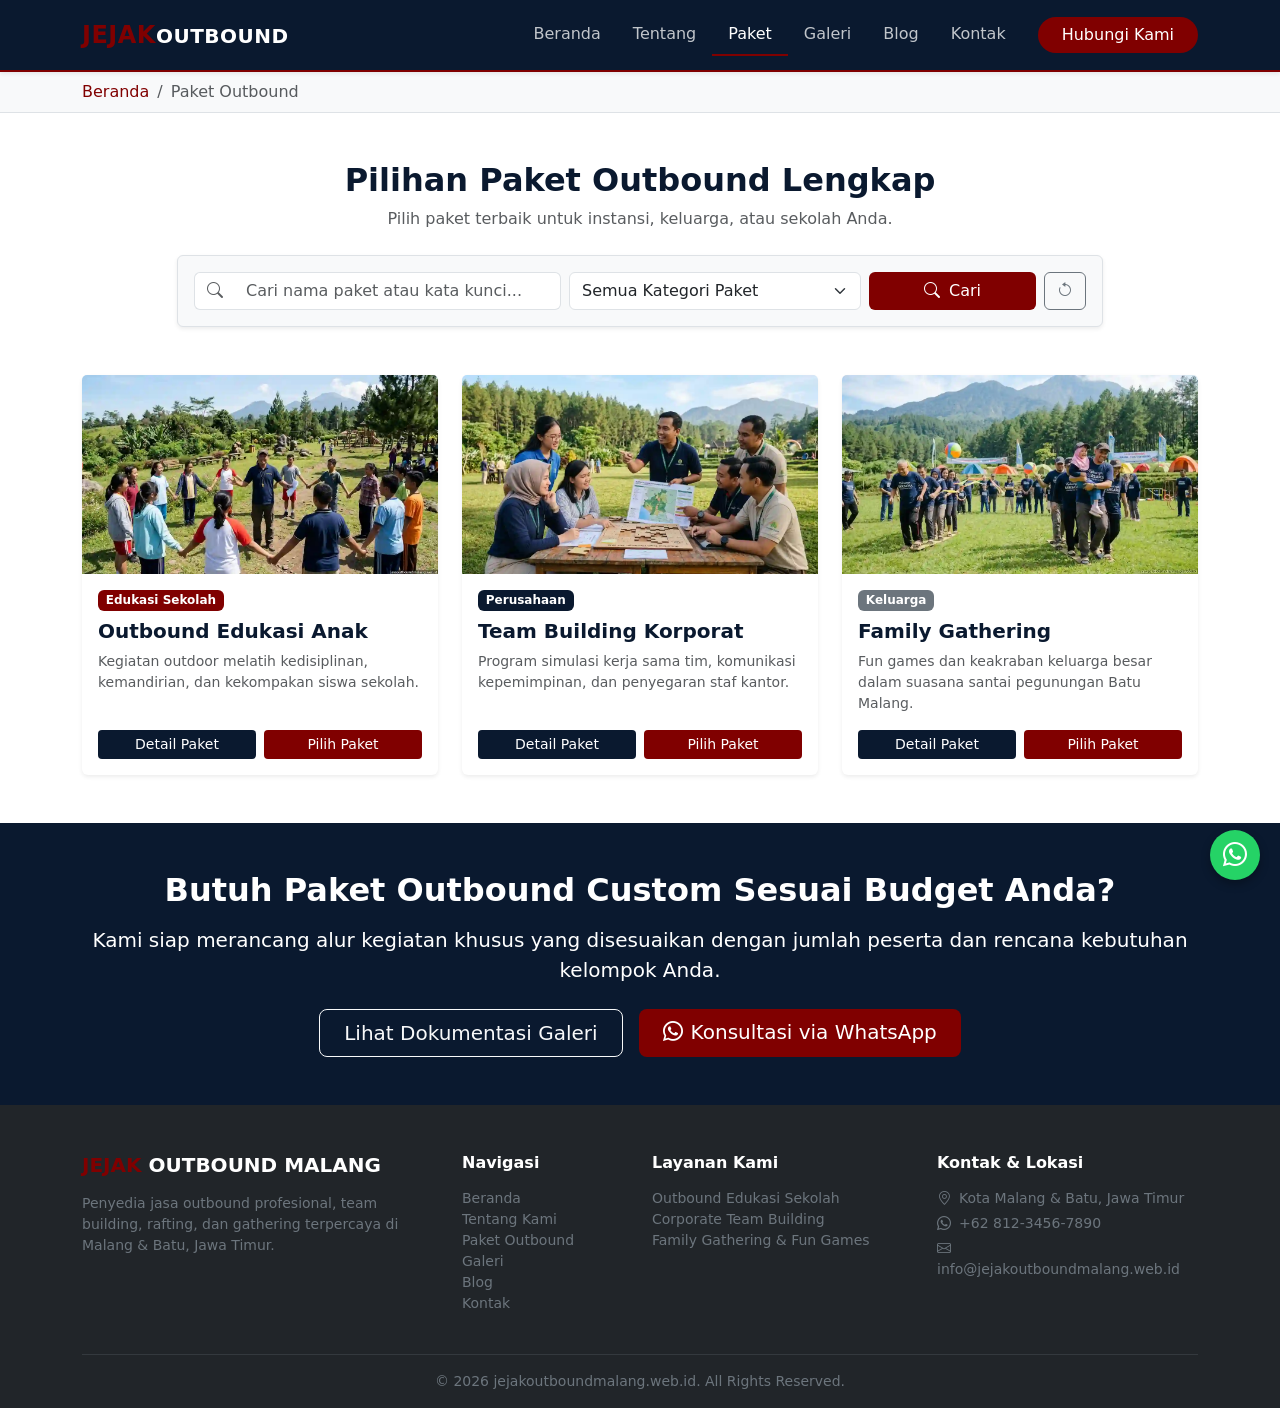
<file: paket.html>
<!DOCTYPE html>
<html lang="id">
<head>
  <meta charset="UTF-8">
  <meta name="viewport" content="width=device-width, initial-scale=1.0">
  <title>Daftar Paket Outbound - Jejak Outbound Malang</title>
  <meta name="description" content="Pilihan paket outbound terlengkap di Batu Malang: Outbound Anak, Team Building Perusahaan, dan Family Gathering.">
  <meta name="keywords" content="paket outbound batu malang, harga outbound malang, paket team building karyawan">
  <meta name="robots" content="index, follow">
  
  <!-- Canonical Tag Clean URL -->
  <link rel="canonical" href="https://jejakoutboundmalang.web.id/paket">

  <!-- Open Graph -->
  <meta property="og:type" content="product">
  <meta property="og:url" content="https://jejakoutboundmalang.web.id/paket">
  <meta property="og:title" content="Daftar Paket Outbound - Jejak Outbound Malang">
  <meta property="og:description" content="Pilihan paket kegiatan outdoor seru dan bermanfaat untuk semua kalangan.">
  <meta property="og:image" content="https://jejakoutboundmalang.web.id/assets/img/permainan-kepemimpinan-tim.webp">

  <!-- CSS Resources -->
  <link href="https://cdn.jsdelivr.net/npm/bootstrap@5.3.3/dist/css/bootstrap.min.css" rel="stylesheet">
  <link rel="stylesheet" href="https://cdn.jsdelivr.net/npm/bootstrap-icons@1.11.3/font/bootstrap-icons.min.css">
  <link rel="stylesheet" href="assets/css/style.css">
</head>
<body>

  <!-- Floating Action Buttons -->
  <div class="floating-btn-container">
    <a href="#" id="scrollTopBtn" class="float-btn btn-top-float" title="Kembali ke atas"><i class="bi bi-arrow-up-short"></i></a>
    <a href="https://wa.me/6281234567890?text=Halo%20Jejak%20Outbound%20Malang," target="_blank" class="float-btn btn-wa-float" title="Chat WhatsApp"><i class="bi bi-whatsapp"></i></a>
  </div>

  <!-- Navbar -->
  <nav class="navbar navbar-expand-lg navbar-dark bg-navy custom-navbar sticky-top shadow-sm">
    <div class="container">
      <a class="navbar-brand text-uppercase" href="index.html">
        <span class="text-maroon fs-4">Jejak</span>Outbound
      </a>
      <button class="navbar-toggler" type="button" data-bs-toggle="collapse" data-bs-target="#navbarNav">
        <span class="navbar-toggler-icon"></span>
      </button>
      <div class="collapse navbar-collapse" id="navbarNav">
        <ul class="navbar-nav ms-auto me-3 align-items-lg-center">
          <li class="nav-item"><a class="nav-link" href="index.html">Beranda</a></li>
          <li class="nav-item"><a class="nav-link" href="tentang.html">Tentang</a></li>
          <li class="nav-item"><a class="nav-link active" href="paket.html">Paket</a></li>
          <li class="nav-item"><a class="nav-link" href="galeri.html">Galeri</a></li>
          <li class="nav-item"><a class="nav-link" href="blog/index.html">Blog</a></li>
          <li class="nav-item"><a class="nav-link" href="kontak.html">Kontak</a></li>
        </ul>
        <a href="https://wa.me/6281234567890?text=Halo%20Jejak%20Outbound%20Malang," target="_blank" class="btn btn-maroon px-4 rounded-pill">Hubungi Kami</a>
      </div>
    </div>
  </nav>

  <!-- Breadcrumb -->
  <div class="bg-light py-2 border-bottom">
    <div class="container">
      <nav aria-label="breadcrumb">
        <ol class="breadcrumb mb-0 small">
          <li class="breadcrumb-item"><a href="index.html" class="text-maroon text-decoration-none">Beranda</a></li>
          <li class="breadcrumb-item active" aria-current="page">Paket Outbound</li>
        </ol>
      </nav>
    </div>
  </div>

  <!-- Katalog Section -->
  <section class="py-5">
    <div class="container">
      <div class="text-center mb-4">
        <h2 class="fw-bold text-navy">Pilihan Paket Outbound Lengkap</h2>
        <p class="text-muted">Pilih paket terbaik untuk instansi, keluarga, atau sekolah Anda.</p>
      </div>

      <!-- Fitur Search & Filter Bar -->
      <div class="row justify-content-center mb-5">
        <div class="col-lg-10">
          <div class="p-3 bg-light rounded shadow-sm border">
            <form id="filterForm" class="row g-2 align-items-center" onsubmit="return false;">
              <!-- Input Search -->
              <div class="col-md-5">
                <div class="input-group">
                  <span class="input-group-text bg-white text-muted border-end-0"><i class="bi bi-search"></i></span>
                  <input type="text" id="searchInput" class="form-control border-start-0" placeholder="Cari nama paket atau kata kunci...">
                </div>
              </div>
              <!-- Dropdown Filter Kategori -->
              <div class="col-md-4">
                <select id="categorySelect" class="form-select">
                  <option value="all">Semua Kategori Paket</option>
                  <option value="sekolah">Edukasi Sekolah / Anak</option>
                  <option value="korporat">Korporat / Perusahaan</option>
                  <option value="keluarga">Keluarga / Family Gathering</option>
                </select>
              </div>
              <!-- Tombol Cari & Reset -->
              <div class="col-md-3 d-flex gap-2">
                <button type="button" id="btnSearch" class="btn btn-maroon w-100"><i class="bi bi-search me-1"></i> Cari</button>
                <button type="button" id="btnReset" class="btn btn-outline-secondary" title="Reset Filter"><i class="bi bi-arrow-counterclockwise"></i></button>
              </div>
            </form>
          </div>
        </div>
      </div>

      <!-- Grid Daftar Paket -->
      <div class="row g-4" id="paketContainer">
        
        <!-- Paket 1 -->
        <div class="col-md-4 paket-item" data-category="sekolah" data-title="outbound edukasi anak sekolah kids">
          <div class="card h-100 shadow-sm border-0">
            <img src="assets/img/permainan-outbound-anak-batu.webp" class="card-img-top" alt="Outbound Kids">
            <div class="card-body d-flex flex-column">
              <span class="badge bg-maroon mb-2 w-auto me-auto">Edukasi Sekolah</span>
              <h5 class="card-title fw-bold text-navy">Outbound Edukasi Anak</h5>
              <p class="card-text text-muted small">Kegiatan outdoor melatih kedisiplinan, kemandirian, dan kekompakan siswa sekolah.</p>
              <div class="mt-auto">
                <div class="row g-2">
                  <div class="col-6"><a href="paket-anak.html" class="btn btn-navy w-100 btn-sm">Detail Paket</a></div>
                  <div class="col-6"><a href="https://wa.me/6281234567890?text=Halo,%20saya%20tertarik%20dengan%20Paket%20Outbound%20Edukasi%20Anak" target="_blank" class="btn btn-maroon w-100 btn-sm">Pilih Paket</a></div>
                </div>
              </div>
            </div>
          </div>
        </div>

        <!-- Paket 2 -->
        <div class="col-md-4 paket-item" data-category="korporat" data-title="team building korporat perusahaan kantor karyawan">
          <div class="card h-100 shadow-sm border-0">
            <img src="assets/img/permainan-kepemimpinan-tim.webp" class="card-img-top" alt="Team Building">
            <div class="card-body d-flex flex-column">
              <span class="badge bg-navy mb-2 w-auto me-auto">Perusahaan</span>
              <h5 class="card-title fw-bold text-navy">Team Building Korporat</h5>
              <p class="card-text text-muted small">Program simulasi kerja sama tim, komunikasi kepemimpinan, dan penyegaran staf kantor.</p>
              <div class="mt-auto">
                <div class="row g-2">
                  <div class="col-6"><a href="paket-team-building.html" class="btn btn-navy w-100 btn-sm">Detail Paket</a></div>
                  <div class="col-6"><a href="https://wa.me/6281234567890?text=Halo,%20saya%20tertarik%20dengan%20Paket%20Team%20Building%20Korporat" target="_blank" class="btn btn-maroon w-100 btn-sm">Pilih Paket</a></div>
                </div>
              </div>
            </div>
          </div>
        </div>

        <!-- Paket 3 -->
        <div class="col-md-4 paket-item" data-category="keluarga" data-title="family gathering keluarga fun games keakraban santai">
          <div class="card h-100 shadow-sm border-0">
            <img src="assets/img/permainan-keluarga-outbound-batu.webp" class="card-img-top" alt="Family Gathering">
            <div class="card-body d-flex flex-column">
              <span class="badge bg-secondary mb-2 w-auto me-auto">Keluarga</span>
              <h5 class="card-title fw-bold text-navy">Family Gathering</h5>
              <p class="card-text text-muted small">Fun games dan keakraban keluarga besar dalam suasana santai pegunungan Batu Malang.</p>
              <div class="mt-auto">
                <div class="row g-2">
                  <div class="col-6"><a href="paket-family-gathering.html" class="btn btn-navy w-100 btn-sm">Detail Paket</a></div>
                  <div class="col-6"><a href="https://wa.me/6281234567890?text=Halo,%20saya%20tertarik%20dengan%20Paket%20Family%20Gathering" target="_blank" class="btn btn-maroon w-100 btn-sm">Pilih Paket</a></div>
                </div>
              </div>
            </div>
          </div>
        </div>

      </div>

      <!-- Pesan Tidak Ditemukan -->
      <div id="noResults" class="text-center py-5 d-none">
        <i class="bi bi-search fs-1 text-muted mb-3 d-block"></i>
        <h4 class="fw-bold text-navy">Paket Tidak Ditemukan</h4>
        <p class="text-muted">Coba gunakan kata kunci lain atau ubah filter kategori pencarian Anda.</p>
        <button id="btnResetNotFound" class="btn btn-maroon mt-2"><i class="bi bi-arrow-counterclockwise me-1"></i> Tampilkan Semua Paket</button>
      </div>
    </div>
  </section>

  <!-- Section CTA Khusus -->
  <section class="py-5 bg-navy text-white text-center">
    <div class="container">
      <h2 class="fw-bold mb-3">Butuh Paket Outbound Custom Sesuai Budget Anda?</h2>
      <p class="lead mb-4 max-width-700 mx-auto">Kami siap merancang alur kegiatan khusus yang disesuaikan dengan jumlah peserta dan rencana kebutuhan kelompok Anda.</p>
      <div class="d-flex justify-content-center gap-3">
        <a href="galeri.html" class="btn btn-outline-light btn-lg px-4">Lihat Dokumentasi Galeri</a>
        <a href="https://wa.me/6281234567890?text=Halo%20Jejak%20Outbound%20Malang,%20saya%20ingin%20konsultasi%20paket%20custom" target="_blank" class="btn btn-maroon btn-lg px-4"><i class="bi bi-whatsapp me-2"></i>Konsultasi via WhatsApp</a>
      </div>
    </div>
  </section>

  <!-- Footer Profesional -->
  <footer class="bg-dark text-white pt-5 pb-3">
    <div class="container">
      <div class="row g-4 mb-4">
        <div class="col-md-4">
          <h5 class="fw-bold text-uppercase mb-3"><span class="text-maroon">Jejak</span> Outbound Malang</h5>
          <p class="small text-secondary">Penyedia jasa outbound profesional, team building, rafting, dan gathering terpercaya di Malang & Batu, Jawa Timur.</p>
        </div>
        <div class="col-md-2">
          <h6 class="fw-bold mb-3">Navigasi</h6>
          <ul class="list-unstyled small">
            <li><a href="index.html" class="text-secondary text-decoration-none">Beranda</a></li>
            <li><a href="tentang.html" class="text-secondary text-decoration-none">Tentang Kami</a></li>
            <li><a href="paket.html" class="text-secondary text-decoration-none">Paket Outbound</a></li>
            <li><a href="galeri.html" class="text-secondary text-decoration-none">Galeri</a></li>
            <li><a href="blog/index.html" class="text-secondary text-decoration-none">Blog</a></li>
            <li><a href="kontak.html" class="text-secondary text-decoration-none">Kontak</a></li>
          </ul>
        </div>
        <div class="col-md-3">
          <h6 class="fw-bold mb-3">Layanan Kami</h6>
          <ul class="list-unstyled small text-secondary">
            <li>Outbound Edukasi Sekolah</li>
            <li>Corporate Team Building</li>
            <li>Family Gathering & Fun Games</li>
          </ul>
        </div>
        <div class="col-md-3">
          <h6 class="fw-bold mb-3">Kontak & Lokasi</h6>
          <p class="small text-secondary mb-1"><i class="bi bi-geo-alt me-2"></i>Kota Malang & Batu, Jawa Timur</p>
          <p class="small text-secondary mb-1"><i class="bi bi-whatsapp me-2"></i>+62 812-3456-7890</p>
          <p class="small text-secondary"><i class="bi bi-envelope me-2"></i>info@jejakoutboundmalang.web.id</p>
        </div>
      </div>
      <hr class="border-secondary">
      <div class="text-center small text-secondary">&copy; 2026 jejakoutboundmalang.web.id. All Rights Reserved.</div>
    </div>
  </footer>

  <!-- Scripts -->
  <script src="https://cdn.jsdelivr.net/npm/bootstrap@5.3.3/dist/js/bootstrap.bundle.min.js"></script>
  <script src="assets/js/main.js"></script>

  <!-- Script Logika Search & Filter Interaktif -->
  <script>
    document.addEventListener('DOMContentLoaded', function () {
      const searchInput = document.getElementById('searchInput');
      const categorySelect = document.getElementById('categorySelect');
      const btnSearch = document.getElementById('btnSearch');
      const btnReset = document.getElementById('btnReset');
      const btnResetNotFound = document.getElementById('btnResetNotFound');
      const paketItems = document.querySelectorAll('.paket-item');
      const noResults = document.getElementById('noResults');

      function filterPaket() {
        const query = searchInput.value.toLowerCase().trim();
        const selectedCategory = categorySelect.value;
        let visibleCount = 0;

        paketItems.forEach(item => {
          const titleData = item.getAttribute('data-title').toLowerCase();
          const categoryData = item.getAttribute('data-category');

          const matchesSearch = query === '' || titleData.includes(query);
          const matchesCategory = selectedCategory === 'all' || categoryData === selectedCategory;

          if (matchesSearch && matchesCategory) {
            item.classList.remove('d-none');
            visibleCount++;
          } else {
            item.classList.add('d-none');
          }
        });

        if (visibleCount === 0) {
          noResults.classList.remove('d-none');
        } else {
          noResults.classList.add('d-none');
        }
      }

      function resetFilter() {
        searchInput.value = '';
        categorySelect.value = 'all';
        filterPaket();
      }

      // Trigger saat diklik tombol atau input berubah
      btnSearch.addEventListener('click', filterPaket);
      searchInput.addEventListener('keyup', filterPaket);
      categorySelect.addEventListener('change', filterPaket);
      btnReset.addEventListener('click', resetFilter);
      btnResetNotFound?.addEventListener('click', resetFilter);
    });
  </script>
</body>
</html>
</file>
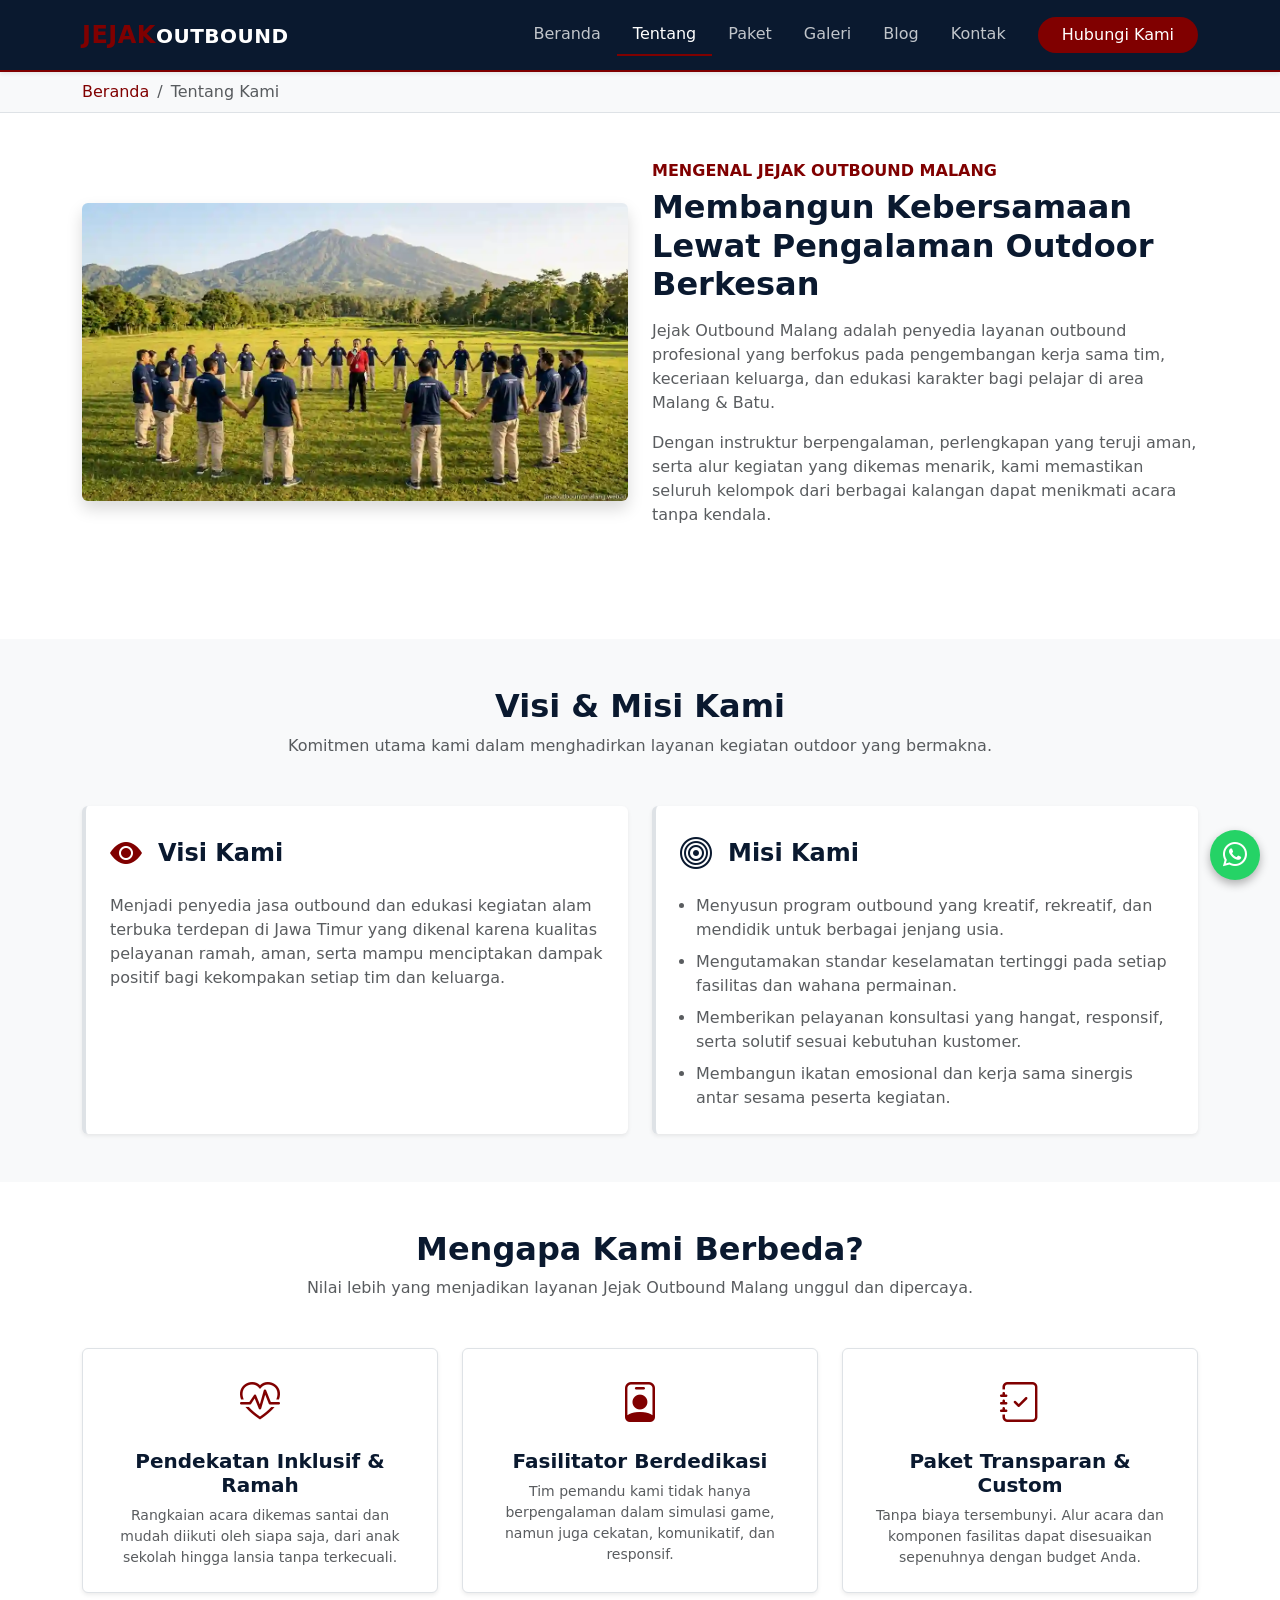
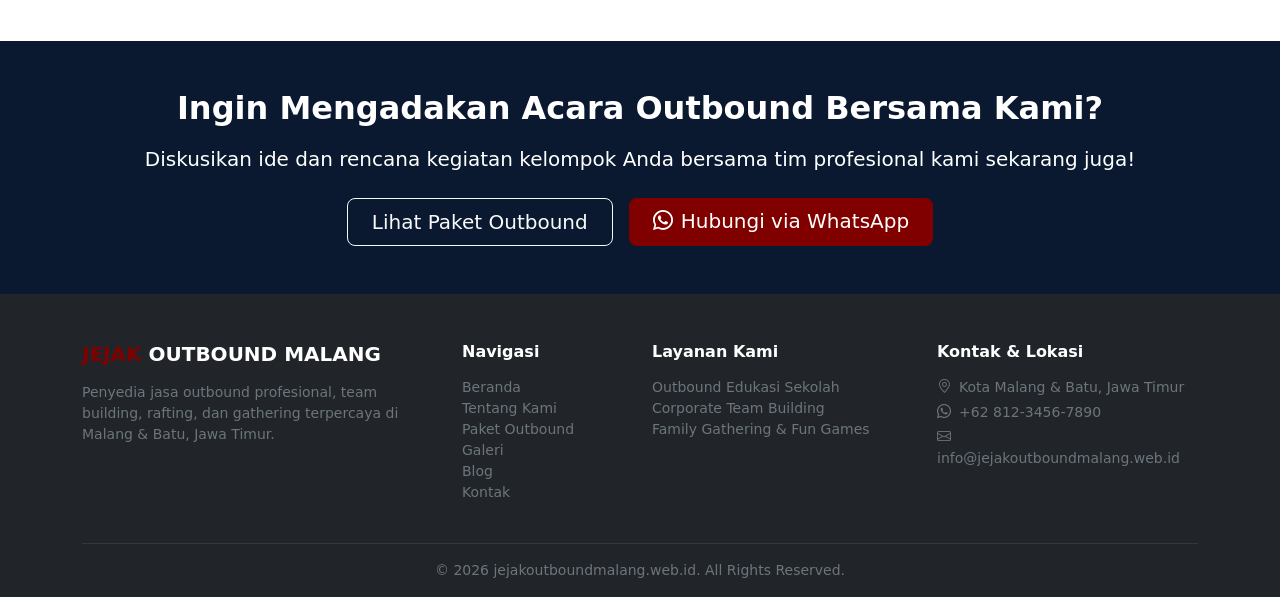
<file: tentang.html>
<!DOCTYPE html>
<html lang="id">
<head>
  <meta charset="UTF-8">
  <meta name="viewport" content="width=device-width, initial-scale=1.0">
  <title>Tentang Kami - Jejak Outbound Malang</title>
  <meta name="description" content="Mengenal Jejak Outbound Malang, penyedia jasa outdoor profesional yang mengutamakan keamanan dan keceriaan keakraban peserta di Batu & Malang.">
  <meta name="keywords" content="tentang jejak outbound malang, provider outbound batu, instruktur outbound berpengalaman, visi misi outbound batu">
  <meta name="robots" content="index, follow">
  
  <!-- Canonical Clean URL -->
  <link rel="canonical" href="https://jejakoutboundmalang.web.id/tentang">

  <!-- Open Graph -->
  <meta property="og:type" content="article">
  <meta property="og:url" content="https://jejakoutboundmalang.web.id/tentang">
  <meta property="og:title" content="Tentang Kami - Jejak Outbound Malang">
  <meta property="og:description" content="Membangun kebersamaan lewat pengalaman outdoor berkesan di Malang & Batu.">
  <meta property="og:image" content="https://jejakoutboundmalang.web.id/assets/img/program-outbound-batu-malang.webp">

  <!-- Twitter Card -->
  <meta name="twitter:card" content="summary_large_image">
  <meta name="twitter:title" content="Tentang Kami - Jejak Outbound Malang">
  <meta name="twitter:description" content="Membangun kebersamaan lewat pengalaman outdoor berkesan di Malang & Batu.">
  <meta name="twitter:image" content="https://jejakoutboundmalang.web.id/assets/img/program-outbound-batu-malang.webp">

  <!-- CSS Resources -->
  <link href="https://cdn.jsdelivr.net/npm/bootstrap@5.3.3/dist/css/bootstrap.min.css" rel="stylesheet">
  <link rel="stylesheet" href="https://cdn.jsdelivr.net/npm/bootstrap-icons@1.11.3/font/bootstrap-icons.min.css">
  <link rel="stylesheet" href="assets/css/style.css">
</head>
<body>

  <!-- Floating Action Buttons -->
  <div class="floating-btn-container">
    <a href="#" id="scrollTopBtn" class="float-btn btn-top-float" title="Kembali ke atas"><i class="bi bi-arrow-up-short"></i></a>
    <a href="https://wa.me/6281234567890?text=Halo%20Jejak%20Outbound%20Malang," target="_blank" class="float-btn btn-wa-float" title="Chat via WhatsApp"><i class="bi bi-whatsapp"></i></a>
  </div>

  <!-- Navbar Seragam -->
  <nav class="navbar navbar-expand-lg navbar-dark bg-navy custom-navbar sticky-top shadow-sm">
    <div class="container">
      <a class="navbar-brand text-uppercase" href="index.html">
        <span class="text-maroon fs-4">Jejak</span>Outbound
      </a>
      <button class="navbar-toggler" type="button" data-bs-toggle="collapse" data-bs-target="#navbarNav">
        <span class="navbar-toggler-icon"></span>
      </button>
      <div class="collapse navbar-collapse" id="navbarNav">
        <ul class="navbar-nav ms-auto me-3 align-items-lg-center">
          <li class="nav-item"><a class="nav-link" href="index.html">Beranda</a></li>
          <li class="nav-item"><a class="nav-link active" href="tentang.html">Tentang</a></li>
          <li class="nav-item"><a class="nav-link" href="paket.html">Paket</a></li>
          <li class="nav-item"><a class="nav-link" href="galeri.html">Galeri</a></li>
          <li class="nav-item"><a class="nav-link" href="blog/index.html">Blog</a></li>
          <li class="nav-item"><a class="nav-link" href="kontak.html">Kontak</a></li>
        </ul>
        <a href="https://wa.me/6281234567890?text=Halo%20Jejak%20Outbound%20Malang," target="_blank" class="btn btn-maroon px-4 rounded-pill">Hubungi Kami</a>
      </div>
    </div>
  </nav>

  <!-- Breadcrumb -->
  <div class="bg-light py-2 border-bottom">
    <div class="container">
      <nav aria-label="breadcrumb">
        <ol class="breadcrumb mb-0 small">
          <li class="breadcrumb-item"><a href="index.html" class="text-maroon text-decoration-none">Beranda</a></li>
          <li class="breadcrumb-item active" aria-current="page">Tentang Kami</li>
        </ol>
      </nav>
    </div>
  </div>

  <!-- Profil Utama -->
  <section class="py-5">
    <div class="container">
      <div class="row align-items-center mb-5">
        <div class="col-md-6 mb-4 mb-md-0">
          <img src="assets/img/program-outbound-batu-malang.webp" class="img-fluid rounded shadow" alt="Tentang Jejak Outbound Malang">
        </div>
        <div class="col-md-6">
          <h6 class="text-maroon fw-bold text-uppercase">Mengenal Jejak Outbound Malang</h6>
          <h2 class="fw-bold text-navy mb-3">Membangun Kebersamaan Lewat Pengalaman Outdoor Berkesan</h2>
          <p class="text-muted">Jejak Outbound Malang adalah penyedia layanan outbound profesional yang berfokus pada pengembangan kerja sama tim, keceriaan keluarga, dan edukasi karakter bagi pelajar di area Malang & Batu.</p>
          <p class="text-muted">Dengan instruktur berpengalaman, perlengkapan yang teruji aman, serta alur kegiatan yang dikemas menarik, kami memastikan seluruh kelompok dari berbagai kalangan dapat menikmati acara tanpa kendala.</p>
        </div>
      </div>
    </div>
  </section>

  <!-- Section Visi & Misi -->
  <section class="py-5 bg-light">
    <div class="container">
      <div class="text-center mb-5">
        <h2 class="fw-bold text-navy">Visi & Misi Kami</h2>
        <p class="text-muted">Komitmen utama kami dalam menghadirkan layanan kegiatan outdoor yang bermakna.</p>
      </div>
      <div class="row g-4">
        <!-- Visi -->
        <div class="col-md-6">
          <div class="p-4 rounded bg-white shadow-sm h-100 border-start border-4 border-maroon">
            <div class="d-flex align-items-center mb-3">
              <i class="bi bi-eye-fill fs-2 text-maroon me-3"></i>
              <h3 class="fw-bold text-navy h4 mb-0">Visi Kami</h3>
            </div>
            <p class="text-muted mb-0">Menjadi penyedia jasa outbound dan edukasi kegiatan alam terbuka terdepan di Jawa Timur yang dikenal karena kualitas pelayanan ramah, aman, serta mampu menciptakan dampak positif bagi kekompakan setiap tim dan keluarga.</p>
          </div>
        </div>
        <!-- Misi -->
        <div class="col-md-6">
          <div class="p-4 rounded bg-white shadow-sm h-100 border-start border-4 border-navy">
            <div class="d-flex align-items-center mb-3">
              <i class="bi bi-bullseye fs-2 text-navy me-3"></i>
              <h3 class="fw-bold text-navy h4 mb-0">Misi Kami</h3>
            </div>
            <ul class="text-muted ps-3 mb-0">
              <li class="mb-2">Menyusun program outbound yang kreatif, rekreatif, dan mendidik untuk berbagai jenjang usia.</li>
              <li class="mb-2">Mengutamakan standar keselamatan tertinggi pada setiap fasilitas dan wahana permainan.</li>
              <li class="mb-2">Memberikan pelayanan konsultasi yang hangat, responsif, serta solutif sesuai kebutuhan kustomer.</li>
              <li>Membangun ikatan emosional dan kerja sama sinergis antar sesama peserta kegiatan.</li>
            </ul>
          </div>
        </div>
      </div>
    </div>
  </section>

  <!-- Section Mengapa Kami Berbeda -->
  <section class="py-5">
    <div class="container">
      <div class="text-center mb-5">
        <h2 class="fw-bold text-navy">Mengapa Kami Berbeda?</h2>
        <p class="text-muted">Nilai lebih yang menjadikan layanan Jejak Outbound Malang unggul dan dipercaya.</p>
      </div>
      <div class="row g-4">
        <div class="col-md-4 text-center">
          <div class="p-4 rounded border bg-white h-100 shadow-sm">
            <i class="bi bi-heart-pulse fs-1 text-maroon mb-3 d-block"></i>
            <h5 class="fw-bold text-navy">Pendekatan Inklusif & Ramah</h5>
            <p class="small text-muted mb-0">Rangkaian acara dikemas santai dan mudah diikuti oleh siapa saja, dari anak sekolah hingga lansia tanpa terkecuali.</p>
          </div>
        </div>
        <div class="col-md-4 text-center">
          <div class="p-4 rounded border bg-white h-100 shadow-sm">
            <i class="bi bi-person-badge fs-1 text-maroon mb-3 d-block"></i>
            <h5 class="fw-bold text-navy">Fasilitator Berdedikasi</h5>
            <p class="small text-muted mb-0">Tim pemandu kami tidak hanya berpengalaman dalam simulasi game, namun juga cekatan, komunikatif, dan responsif.</p>
          </div>
        </div>
        <div class="col-md-4 text-center">
          <div class="p-4 rounded border bg-white h-100 shadow-sm">
            <i class="bi bi-journal-check fs-1 text-maroon mb-3 d-block"></i>
            <h5 class="fw-bold text-navy">Paket Transparan & Custom</h5>
            <p class="small text-muted mb-0">Tanpa biaya tersembunyi. Alur acara dan komponen fasilitas dapat disesuaikan sepenuhnya dengan budget Anda.</p>
          </div>
        </div>
      </div>
    </div>
  </section>

  <!-- CTA Khusus -->
  <section class="py-5 bg-navy text-white text-center">
    <div class="container">
      <h2 class="fw-bold mb-3">Ingin Mengadakan Acara Outbound Bersama Kami?</h2>
      <p class="lead mb-4 max-width-700 mx-auto">Diskusikan ide dan rencana kegiatan kelompok Anda bersama tim profesional kami sekarang juga!</p>
      <div class="d-flex justify-content-center gap-3">
        <a href="paket.html" class="btn btn-outline-light btn-lg px-4">Lihat Paket Outbound</a>
        <a href="https://wa.me/6281234567890?text=Halo%20Jejak%20Outbound%20Malang," target="_blank" class="btn btn-maroon btn-lg px-4"><i class="bi bi-whatsapp me-2"></i>Hubungi via WhatsApp</a>
      </div>
    </div>
  </section>

  <!-- Footer Profesional -->
  <footer class="bg-dark text-white pt-5 pb-3">
    <div class="container">
      <div class="row g-4 mb-4">
        <div class="col-md-4">
          <h5 class="fw-bold text-uppercase mb-3"><span class="text-maroon">Jejak</span> Outbound Malang</h5>
          <p class="small text-secondary">Penyedia jasa outbound profesional, team building, rafting, dan gathering terpercaya di Malang & Batu, Jawa Timur.</p>
        </div>
        <div class="col-md-2">
          <h6 class="fw-bold mb-3">Navigasi</h6>
          <ul class="list-unstyled small">
            <li><a href="index.html" class="text-secondary text-decoration-none">Beranda</a></li>
            <li><a href="tentang.html" class="text-secondary text-decoration-none">Tentang Kami</a></li>
            <li><a href="paket.html" class="text-secondary text-decoration-none">Paket Outbound</a></li>
            <li><a href="galeri.html" class="text-secondary text-decoration-none">Galeri</a></li>
            <li><a href="blog/index.html" class="text-secondary text-decoration-none">Blog</a></li>
            <li><a href="kontak.html" class="text-secondary text-decoration-none">Kontak</a></li>
          </ul>
        </div>
        <div class="col-md-3">
          <h6 class="fw-bold mb-3">Layanan Kami</h6>
          <ul class="list-unstyled small text-secondary">
            <li>Outbound Edukasi Sekolah</li>
            <li>Corporate Team Building</li>
            <li>Family Gathering & Fun Games</li>
          </ul>
        </div>
        <div class="col-md-3">
          <h6 class="fw-bold mb-3">Kontak & Lokasi</h6>
          <p class="small text-secondary mb-1"><i class="bi bi-geo-alt me-2"></i>Kota Malang & Batu, Jawa Timur</p>
          <p class="small text-secondary mb-1"><i class="bi bi-whatsapp me-2"></i>+62 812-3456-7890</p>
          <p class="small text-secondary"><i class="bi bi-envelope me-2"></i>info@jejakoutboundmalang.web.id</p>
        </div>
      </div>
      <hr class="border-secondary">
      <div class="text-center small text-secondary">&copy; 2026 jejakoutboundmalang.web.id. All Rights Reserved.</div>
    </div>
  </footer>

  <script src="https://cdn.jsdelivr.net/npm/bootstrap@5.3.3/dist/js/bootstrap.bundle.min.js"></script>
  <script src="assets/js/main.js"></script>
</body>
</html>
</file>
<file: assets/css/style.css>
/* Style Dasar & Warna */
:root {
  --maroon-primary: #800000;
  --maroon-hover: #5a0000;
  --navy-secondary: #0A192F;
  --navy-light: #1E3A8A;
}

.bg-maroon { background-color: var(--maroon-primary) !important; }
.bg-navy { background-color: var(--navy-secondary) !important; }
.text-maroon { color: var(--maroon-primary) !important; }
.text-navy { color: var(--navy-secondary) !important; }

/* Navbar Clean Styling */
.custom-navbar {
  background-color: var(--navy-secondary) !important;
  border-bottom: 2px solid var(--maroon-primary);
  padding-top: 12px;
  padding-bottom: 12px;
}

.custom-navbar .navbar-brand {
  font-weight: 700;
  color: #ffffff !important;
  letter-spacing: 0.5px;
}

.custom-navbar .nav-link {
  color: rgba(255, 255, 255, 0.75) !important;
  font-weight: 500;
  padding: 8px 16px !important;
  transition: all 0.3s ease;
  border-bottom: 2px solid transparent;
}

/* Hover & Active State (Indikator Merah Marun di Bawah Teks) */
.custom-navbar .nav-link:hover,
.custom-navbar .nav-link.active {
  color: #ffffff !important;
  border-bottom: 2px solid var(--maroon-primary) !important;
  background-color: transparent !important;
}

/* Tombol Custom */
.btn-maroon {
  background-color: var(--maroon-primary) !important;
  color: #ffffff !important;
  border: none;
}

.btn-maroon:hover {
  background-color: var(--maroon-hover) !important;
  color: #ffffff !important;
}

.btn-navy {
  background-color: var(--navy-secondary) !important;
  color: #ffffff !important;
  border: none;
}

.btn-navy:hover {
  background-color: var(--navy-light) !important;
  color: #ffffff !important;
}

/* Hero Section Fix */
.hero-section {
  background: linear-gradient(rgba(10, 25, 47, 0.8), rgba(128, 0, 0, 0.7)), 
              url('../img/program-outbound-batu-malang.webp') center/cover no-repeat;
  padding: 120px 0 100px 0;
  color: #ffffff;
}

/* Floating Action Buttons */
.floating-btn-container {
  position: fixed;
  bottom: 20px;
  right: 20px;
  z-index: 9999;
  display: flex;
  flex-direction: column;
  gap: 10px;
}

.float-btn {
  width: 50px;
  height: 50px;
  border-radius: 50%;
  display: flex;
  align-items: center;
  justify-content: center;
  box-shadow: 0 4px 10px rgba(0,0,0,0.3);
  text-decoration: none;
  font-size: 24px;
  transition: all 0.3s ease;
}

.btn-wa-float {
  background-color: #25D366;
  color: #ffffff !important;
}

.btn-top-float {
  background-color: var(--navy-secondary);
  color: #ffffff !important;
  opacity: 0;
  visibility: hidden;
}

.btn-top-float.show {
  opacity: 1;
  visibility: visible;
}
</file>
